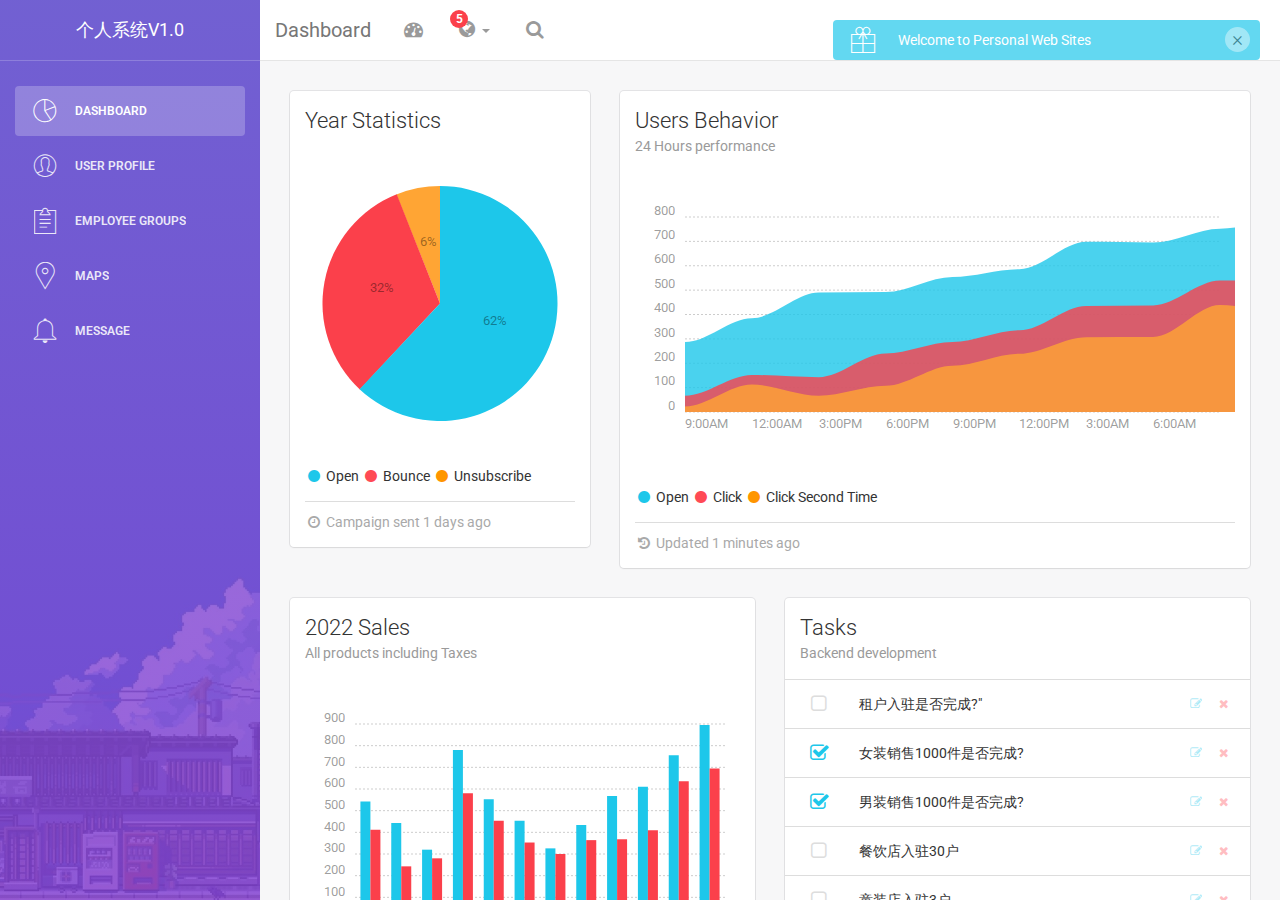
<file: sass/index.html>
<!doctype html>
<html lang="en">
<head>
	<meta charset="utf-8" />
	<link rel="icon" type="image/png" href="assets/img/favicon.ico">
	<meta http-equiv="X-UA-Compatible" content="IE=edge,chrome=1" />

	<title>Home</title>

	<meta content='width=device-width, initial-scale=1.0, maximum-scale=1.0, user-scalable=0' name='viewport' />
    <meta name="viewport" content="width=device-width" />


    <!-- 引导核心CSS文件     -->
    <link href="assets/css/bootstrap.min.css" rel="stylesheet" />

    <!-- 通知库   -->
    <link href="assets/css/animate.min.css" rel="stylesheet"/>

    <!--  引导核心css文件    -->
    <link href="assets/css/light-bootstrap-dashboard.css" rel="stylesheet"/>


    <!--  用于演示目的的CSS，不要在项目中包含它    -->
    <link href="assets/css/demo.css" rel="stylesheet" />


    <!--     字体和图标     -->
    <link href="http://maxcdn.bootstrapcdn.com/font-awesome/4.2.0/css/font-awesome.min.css" rel="stylesheet">
    <link href='http://fonts.googleapis.com/css?family=Roboto:400,700,300' rel='stylesheet' type='text/css'>
    <link href="assets/css/pe-icon-7-stroke.css" rel="stylesheet" />

</head>
<body>
<div class="wrapper">
    <div class="sidebar" data-color="purple" data-image="assets/img/1.jpeg">

    <!--

        Tip 1: you can change the color of the sidebar using: data-color="blue | azure | green | orange | red | purple"
        提示1:你可以使用data-color="blue azure | green orange | red | purple"来改变侧边栏的颜色。
        Tip 2: you can also add an image using data-image tag
        技巧2:还可以使用data-image标记添加图像
    -->

    	<div class="sidebar-wrapper">
            <div class="logo">
                <a href="#" class="simple-text">
                    个人系统V1.0
                </a>
            </div>

            <ul class="nav">
                <li class="active">
                    <a href="dashboard.html">
                        <i class="pe-7s-graph"></i>
                        <p>Dashboard</p>
                    </a>
                </li>
                <li>
                    <a href="user.html">
                        <i class="pe-7s-user"></i>
                        <p>User Profile</p>
                    </a>
                </li>
                <li>
                    <a href="table.html">
                        <i class="pe-7s-note2"></i>
                        <p>Employee Groups</p>
                    </a>
                </li>
                <li>
                    <a href="maps.html">
                        <i class="pe-7s-map-marker"></i>
                        <p>Maps</p>
                    </a>
                </li>
                <li>
                    <a href="notifications.html">
                        <i class="pe-7s-bell"></i>
                        <p>Message</p>
                    </a>
                </li>
            </ul>
    	</div>
    </div>

    <div class="main-panel">
        <nav class="navbar navbar-default navbar-fixed">
            <div class="container-fluid">
                <div class="navbar-header">
                    <button type="button" class="navbar-toggle" data-toggle="collapse" data-target="#navigation-example-2">
                        <span class="sr-only">Toggle navigation</span>
                        <span class="icon-bar"></span>
                        <span class="icon-bar"></span>
                        <span class="icon-bar"></span>
                    </button>
                    <a class="navbar-brand" href="#">Dashboard</a>
                </div>
                <div class="collapse navbar-collapse">
                    <ul class="nav navbar-nav navbar-left">
                        <li>
                            <a href="#" class="dropdown-toggle" data-toggle="dropdown">
                                <i class="fa fa-dashboard"></i>
                            </a>
                        </li>
                        <li class="dropdown">
                              <a href="#" class="dropdown-toggle" data-toggle="dropdown">
                                    <i class="fa fa-globe"></i>
                                    <b class="caret"></b>
                                    <span class="notification">5</span>
                              </a>
                              <ul class="dropdown-menu">
                                <li><a href="#">Notification 1</a></li>
                                <li><a href="#">Notification 2</a></li>
                                <li><a href="#">Notification 3</a></li>
                                <li><a href="#">Notification 4</a></li>
                                <li><a href="#">Another notification</a></li>
                              </ul>
                        </li>
                        <li>
                           <a href="">
                                <i class="fa fa-search"></i>
                            </a>
                        </li>
                    </ul>

                    <ul class="nav navbar-nav navbar-right">
                        <li>
                           <a href="">
                               Account
                            </a>
                        </li>
                        <li class="dropdown">
                              <a href="#" class="dropdown-toggle" data-toggle="dropdown">
                                    Dropdown
                                    <b class="caret"></b>
                              </a>
                              <ul class="dropdown-menu">
                                <li><a href="#">Action</a></li>
                                <li><a href="#">Another action</a></li>
                                <li><a href="#">Something</a></li>
                                <li><a href="#">Another action</a></li>
                                <li><a href="#">Something</a></li>
                                <li class="divider"></li>
                                <li><a href="#">Separated link</a></li>
                              </ul>
                        </li>
                        <li>
                            <a href="#">
                                Log out
                            </a>
                        </li>
                    </ul>
                </div>
            </div>
        </nav>


        <div class="content">
            <div class="container-fluid">
                <div class="row">
                    <div class="col-md-4">
                        <div class="card">
                            <div class="header">
                                <h4 class="title">Year Statistics</h4>
                                <!--p class="category">Last Campaign Performance</p-->
                            </div>
                            <div class="content">
                                <div id="chartPreferences" class="ct-chart ct-perfect-fourth"></div>

                                <div class="footer">
                                    <div class="legend">
                                        <i class="fa fa-circle text-info"></i> Open
                                        <i class="fa fa-circle text-danger"></i> Bounce
                                        <i class="fa fa-circle text-warning"></i> Unsubscribe
                                    </div>
                                    <hr>
                                    <div class="stats">
                                        <i class="fa fa-clock-o"></i> Campaign sent 1 days ago
                                    </div>
                                </div>
                            </div>
                        </div>
                    </div>

                    <div class="col-md-8">
                        <div class="card">
                            <div class="header">
                                <h4 class="title">Users Behavior</h4>
                                <p class="category">24 Hours performance</p>
                            </div>
                            <div class="content">
                                <div id="chartHours" class="ct-chart"></div>
                                <div class="footer">
                                    <div class="legend">
                                        <i class="fa fa-circle text-info"></i> Open
                                        <i class="fa fa-circle text-danger"></i> Click
                                        <i class="fa fa-circle text-warning"></i> Click Second Time
                                    </div>
                                    <hr>
                                    <div class="stats">
                                        <i class="fa fa-history"></i> Updated 1 minutes ago
                                    </div>
                                </div>
                            </div>
                        </div>
                    </div>
                </div>



                <div class="row">
                    <div class="col-md-6">
                        <div class="card ">
                            <div class="header">
                                <h4 class="title">2022 Sales</h4>
                                <p class="category">All products including Taxes</p>
                            </div>
                            <div class="content">
                                <div id="chartActivity" class="ct-chart"></div>

                                <div class="footer">
                                    <div class="legend">
                                        <i class="fa fa-circle text-info"></i> Tesla Model S
                                        <i class="fa fa-circle text-danger"></i> BMW 5 Series
                                    </div>
                                    <hr>
                                    <div class="stats">
                                        <i class="fa fa-check"></i> Data information certified
                                    </div>
                                </div>
                            </div>
                        </div>
                    </div>

                    <div class="col-md-6">
                        <div class="card ">
                            <div class="header">
                                <h4 class="title">Tasks</h4>
                                <p class="category">Backend development</p>
                            </div>
                            <div class="content">
                                <div class="table-full-width">
                                    <table class="table">
                                        <tbody>
                                            <tr>
                                                <td>
                                                    <label class="checkbox">
                                                        <input type="checkbox" value="" data-toggle="checkbox">
                                                    </label>
                                                </td>
                                                <td>租户入驻是否完成?"</td>
                                                <td class="td-actions text-right">
                                                    <button type="button" rel="tooltip" title="Edit Task" class="btn btn-info btn-simple btn-xs">
                                                        <i class="fa fa-edit"></i>
                                                    </button>
                                                    <button type="button" rel="tooltip" title="Remove" class="btn btn-danger btn-simple btn-xs">
                                                        <i class="fa fa-times"></i>
                                                    </button>
                                                </td>
                                            </tr>
                                            <tr>
                                                <td>
                                                    <label class="checkbox">
                                                        <input type="checkbox" value="" data-toggle="checkbox" checked="">
                                                    </label>
                                                </td>
                                                <td>女装销售1000件是否完成?</td>
                                                <td class="td-actions text-right">
                                                    <button type="button" rel="tooltip" title="Edit Task" class="btn btn-info btn-simple btn-xs">
                                                        <i class="fa fa-edit"></i>
                                                    </button>
                                                    <button type="button" rel="tooltip" title="Remove" class="btn btn-danger btn-simple btn-xs">
                                                        <i class="fa fa-times"></i>
                                                    </button>
                                                </td>
                                            </tr>
                                            <tr>
                                                <td>
                                                    <label class="checkbox">
                                                        <input type="checkbox" value="" data-toggle="checkbox" checked="">
                                                    </label>
                                                </td>
                                                <td>男装销售1000件是否完成?</td>
                                                <td class="td-actions text-right">
                                                    <button type="button" rel="tooltip" title="Edit Task" class="btn btn-info btn-simple btn-xs">
                                                        <i class="fa fa-edit"></i>
                                                    </button>
                                                    <button type="button" rel="tooltip" title="Remove" class="btn btn-danger btn-simple btn-xs">
                                                        <i class="fa fa-times"></i>
                                                    </button>
                                                </td>
                                            </tr>
                                            <tr>
                                                <td>
                                                    <label class="checkbox">
                                                        <input type="checkbox" value="" data-toggle="checkbox">
                                                    </label>
                                                </td>
                                                <td>餐饮店入驻30户</td>
                                                <td class="td-actions text-right">
                                                    <button type="button" rel="tooltip" title="Edit Task" class="btn btn-info btn-simple btn-xs">
                                                        <i class="fa fa-edit"></i>
                                                    </button>
                                                    <button type="button" rel="tooltip" title="Remove" class="btn btn-danger btn-simple btn-xs">
                                                        <i class="fa fa-times"></i>
                                                    </button>
                                                </td>
                                            </tr>
                                            <tr>
                                                <td>
                                                    <label class="checkbox">
                                                        <input type="checkbox" value="" data-toggle="checkbox">
                                                    </label>
                                                </td>
                                                <td>童装店入驻3户</td>
                                                <td class="td-actions text-right">
                                                    <button type="button" rel="tooltip" title="Edit Task" class="btn btn-info btn-simple btn-xs">
                                                        <i class="fa fa-edit"></i>
                                                    </button>
                                                    <button type="button" rel="tooltip" title="Remove" class="btn btn-danger btn-simple btn-xs">
                                                        <i class="fa fa-times"></i>
                                                    </button>
                                                </td>
                                            </tr>
                                            <tr>
                                                <td>
                                                    <label class="checkbox">
                                                        <input type="checkbox" value="" data-toggle="checkbox">
                                                    </label>
                                                </td>
                                                <td>成交量太低,无法满足公司日常运营</td>
                                                <td class="td-actions text-right">
                                                    <button type="button" rel="tooltip" title="Edit Task" class="btn btn-info btn-simple btn-xs">
                                                        <i class="fa fa-edit"></i>
                                                    </button>
                                                    <button type="button" rel="tooltip" title="Remove" class="btn btn-danger btn-simple btn-xs">
                                                        <i class="fa fa-times"></i>
                                                    </button>
                                                </td>
                                            </tr>
                                        </tbody>
                                    </table>
                                </div>

                                <div class="footer">
                                    <hr>
                                    <div class="stats">
                                        <i class="fa fa-history"></i> Updated 1 minutes ago
                                    </div>
                                </div>
                            </div>
                        </div>
                    </div>
                </div>
            </div>
        </div>


        <footer class="footer">
            <div class="container-fluid">
                <nav class="pull-left">
                    <ul>
                        <li>
                            <a href="#">
                                Home
                            </a>
                        </li>
                        <li>
                            <a href="#">
                                Company
                            </a>
                        </li>
                        <li>
                            <a href="#">
                                Portfolio
                            </a>
                        </li>
                        <li>
                            <a href="#">
                               Blog
                            </a>
                        </li>
                    </ul>
                </nav>
                <p class="copyright pull-right">
                    Copyright &copy; 2022.Company name All rights reserved
                </p>
            </div>
        </footer>

    </div>
</div>


</body>

    <!--   核心js文件   -->
    <script src="assets/js/jquery-1.10.2.js" type="text/javascript"></script>
	<script src="assets/js/bootstrap.min.js" type="text/javascript"></script>

	<!--  复选框 -->
	<script src="assets/js/bootstrap-checkbox-radio-switch.js"></script>

	<!--  图标插件 -->
	<script src="assets/js/chartist.min.js"></script>

    <!--  Notifications Plugin    -->
    <script src="assets/js/bootstrap-notify.js"></script>

    <!--  谷歌地图插件    -->
    <!---<script type="text/javascript" src="https://maps.googleapis.com/maps/api/js?sensor=false"></script>--->

    <!-- 用于演示目的的轻量级引导表核心javascript和方法 -->
	<script src="assets/js/light-bootstrap-dashboard.js"></script>

	<!-- Light Bootstrap Table DEMO方法，不要在项目中包含它! -->
	<script src="assets/js/demo.js"></script>

	<script type="text/javascript">
    	$(document).ready(function(){

        	demo.initChartist();

        	$.notify({
            	icon: 'pe-7s-gift',
            	message: "Welcome to Personal Web Sites"

            },{
                type: 'info',
                timer: 4000
            });

    	});
	</script>

</html>
</file>
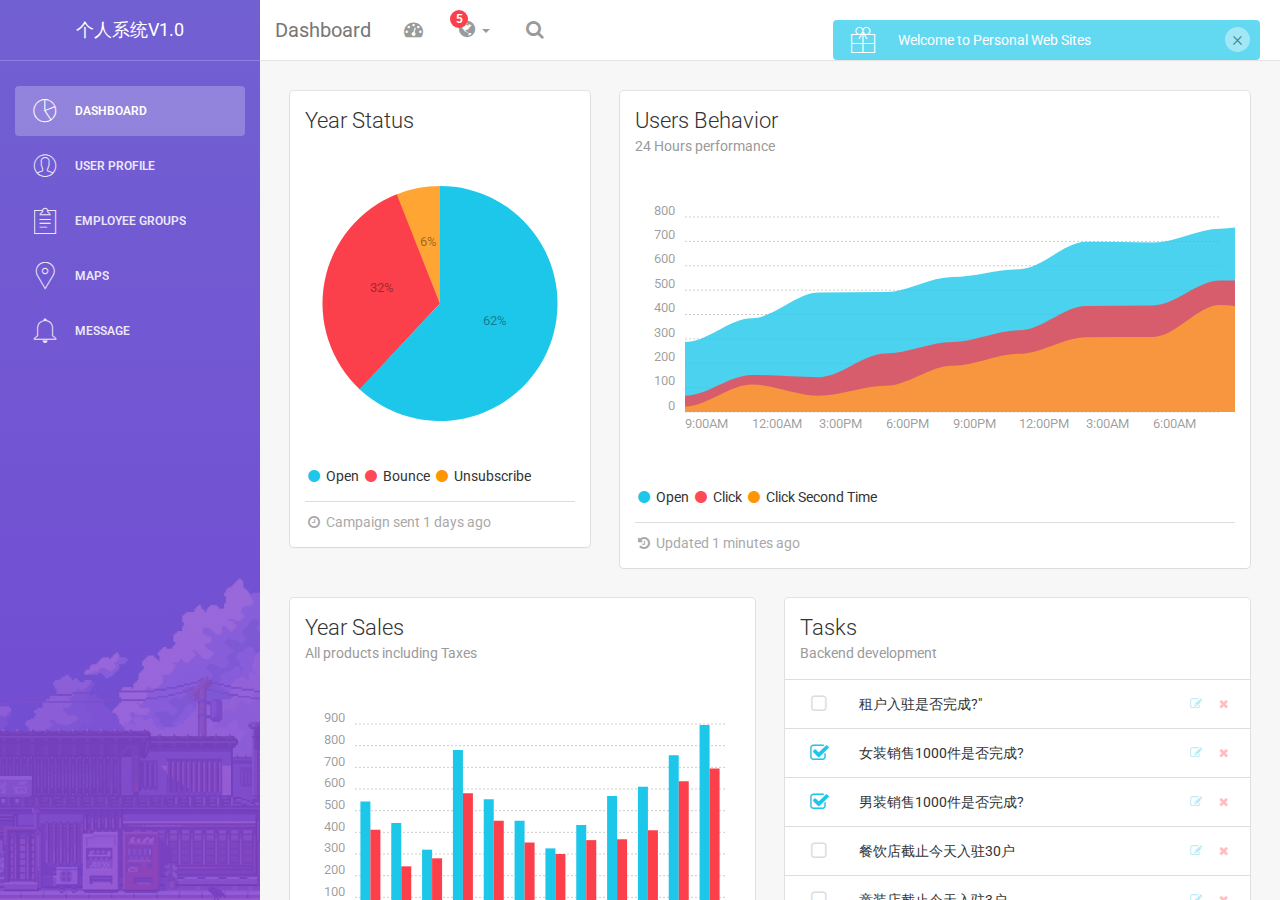
<file: sass/dashboard.html>
<!doctype html>
<html lang="en">
<head>
	<meta charset="utf-8" />
	<link rel="icon" type="image/png" href="assets/img/favicon.ico">
	<meta http-equiv="X-UA-Compatible" content="IE=edge,chrome=1" />

	<title></title>

	<meta content='width=device-width, initial-scale=1.0, maximum-scale=1.0, user-scalable=0' name='viewport' />
    <meta name="viewport" content="width=device-width" />


    <!-- 引导核心CSS     -->
    <link href="assets/css/bootstrap.min.css" rel="stylesheet" />

    <!-- 通知的动画库   -->
    <link href="assets/css/animate.min.css" rel="stylesheet"/>

    <!-- 轻引导表核心CSS   -->
    <link href="assets/css/light-bootstrap-dashboard.css" rel="stylesheet"/>


    <!--  用于演示目的的CSS，不要在项目中包含它    -->
    <link href="assets/css/demo.css" rel="stylesheet" />


    <!--     字体和图标     -->
    <link href="http://maxcdn.bootstrapcdn.com/font-awesome/4.2.0/css/font-awesome.min.css" rel="stylesheet">
    <link href='http://fonts.googleapis.com/css?family=Roboto:400,700,300' rel='stylesheet' type='text/css'>
    <link href="assets/css/pe-icon-7-stroke.css" rel="stylesheet" />

</head>
<body>

<div class="wrapper">
    <div class="sidebar" data-color="purple" data-image="assets/img/1.jpeg">

    <!--

        Tip 1: you can change the color of the sidebar using: data-color="blue | azure | green | orange | red | purple"
        提示1:你可以使用data-color="blue azure | green orange | red | purple"来改变侧边栏的颜色。
        Tip 2: you can also add an image using data-image tag
        技巧2:还可以使用data-image标记添加图像
    -->

    	<div class="sidebar-wrapper">
            <div class="logo">
                <a href="#" class="simple-text">
                    个人系统V1.0
                </a>
            </div>

            <ul class="nav">
                <li class="active">
                    <a href="dashboard.html">
                        <i class="pe-7s-graph"></i>
                        <p>Dashboard</p>
                    </a>
                </li>
                <li>
                    <a href="user.html">
                        <i class="pe-7s-user"></i>
                        <p>User Profile</p>
                    </a>
                </li>
                <li>
                    <a href="employee group.html">
                        <i class="pe-7s-note2"></i>
                        <p>Employee Groups</p>
                    </a>
                </li>
                <li>
                    <a href="maps.html">
                        <i class="pe-7s-map-marker"></i>
                        <p>Maps</p>
                    </a>
                </li>
                <li>
                    <a href="message.html">
                        <i class="pe-7s-bell"></i>
                        <p>message</p>
                    </a>
                </li>
            </ul>
    	</div>
    </div>

    <div class="main-panel">
        <nav class="navbar navbar-default navbar-fixed">
            <div class="container-fluid">
                <div class="navbar-header">
                    <button type="button" class="navbar-toggle" data-toggle="collapse" data-target="#navigation-example-2">
                        <span class="sr-only">Toggle navigation</span>
                        <span class="icon-bar"></span>
                        <span class="icon-bar"></span>
                        <span class="icon-bar"></span>
                    </button>
                    <a class="navbar-brand" href="#">Dashboard</a>
                </div>
                <div class="collapse navbar-collapse">
                    <ul class="nav navbar-nav navbar-left">
                        <li>
                            <a href="#" class="dropdown-toggle" data-toggle="dropdown">
                                <i class="fa fa-dashboard"></i>
                            </a>
                        </li>
                        <li class="dropdown">
                              <a href="#" class="dropdown-toggle" data-toggle="dropdown">
                                    <i class="fa fa-globe"></i>
                                    <b class="caret"></b>
                                    <span class="notification">5</span>
                              </a>
                              <ul class="dropdown-menu">
                                <li><a href="#">Notification 1</a></li>
                                <li><a href="#">Notification 2</a></li>
                                <li><a href="#">Notification 3</a></li>
                                <li><a href="#">Notification 4</a></li>
                                <li><a href="#">Another notification</a></li>
                              </ul>
                        </li>
                        <li>
                           <a href="">
                                <i class="fa fa-search"></i>
                            </a>
                        </li>
                    </ul>

                    <ul class="nav navbar-nav navbar-right">
                        <li>
                           <a href="">
                               Account
                            </a>
                        </li>
                        <li class="dropdown">
                              <a href="#" class="dropdown-toggle" data-toggle="dropdown">
                                    Dropdown
                                    <b class="caret"></b>
                              </a>
                              <ul class="dropdown-menu">
                                <li><a href="#">Action</a></li>
                                <li><a href="#">Another action</a></li>
                                <li><a href="#">Something</a></li>
                                <li><a href="#">Another action</a></li>
                                <li><a href="#">Something</a></li>
                                <li class="divider"></li>
                                <li><a href="#">Separated link</a></li>
                              </ul>
                        </li>
                        <li>
                            <a href="#">
                                Log out
                            </a>
                        </li>
                    </ul>
                </div>
            </div>
        </nav>


        <div class="content">
            <div class="container-fluid">
                <div class="row">
                    <div class="col-md-4">
                        <div class="card">
                            <div class="header">
                                <h4 class="title">Year Status</h4>
                            </div>
                            <div class="content">
                                <div id="chartPreferences" class="ct-chart ct-perfect-fourth"></div>

                                <div class="footer">
                                    <div class="legend">
                                        <i class="fa fa-circle text-info"></i> Open
                                        <i class="fa fa-circle text-danger"></i> Bounce
                                        <i class="fa fa-circle text-warning"></i> Unsubscribe
                                    </div>
                                    <hr>
                                    <div class="stats">
                                        <i class="fa fa-clock-o"></i> Campaign sent 1 days ago
                                    </div>
                                </div>
                            </div>
                        </div>
                    </div>

                    <div class="col-md-8">
                        <div class="card">
                            <div class="header">
                                <h4 class="title">Users Behavior</h4>
                                <p class="category">24 Hours performance</p>
                            </div>
                            <div class="content">
                                <div id="chartHours" class="ct-chart"></div>
                                <div class="footer">
                                    <div class="legend">
                                        <i class="fa fa-circle text-info"></i> Open
                                        <i class="fa fa-circle text-danger"></i> Click
                                        <i class="fa fa-circle text-warning"></i> Click Second Time
                                    </div>
                                    <hr>
                                    <div class="stats">
                                        <i class="fa fa-history"></i> Updated 1 minutes ago
                                    </div>
                                </div>
                            </div>
                        </div>
                    </div>
                </div>



                <div class="row">
                    <div class="col-md-6">
                        <div class="card ">
                            <div class="header">
                                <h4 class="title">Year Sales</h4>
                                <p class="category">All products including Taxes</p>
                            </div>
                            <div class="content">
                                <div id="chartActivity" class="ct-chart"></div>

                                <div class="footer">
                                    <div class="legend">
                                        <i class="fa fa-circle text-info"></i> 纯收入
                                        <i class="fa fa-circle text-danger"></i> 净收入
                                    </div>
                                    <hr>
                                    <div class="stats">
                                        <i class="fa fa-check"></i> Data information certified
                                    </div>
                                </div>
                            </div>
                        </div>
                    </div>

                    <div class="col-md-6">
                        <div class="card ">
                            <div class="header">
                                <h4 class="title">Tasks</h4>
                                <p class="category">Backend development</p>
                            </div>
                            <div class="content">
                                <div class="table-full-width">
                                    <table class="table">
                                        <tbody>
                                            <tr>
                                                <td>
                                                    <label class="checkbox">
                                                        <input type="checkbox" value="" data-toggle="checkbox">
                                                    </label>
                                                </td>
                                                <td>租户入驻是否完成?"</td>
                                                <td class="td-actions text-right">
                                                    <button type="button" rel="tooltip" title="Edit Task" class="btn btn-info btn-simple btn-xs">
                                                        <i class="fa fa-edit"></i>
                                                    </button>
                                                    <button type="button" rel="tooltip" title="Remove" class="btn btn-danger btn-simple btn-xs">
                                                        <i class="fa fa-times"></i>
                                                    </button>
                                                </td>
                                            </tr>
                                            <tr>
                                                <td>
                                                    <label class="checkbox">
                                                        <input type="checkbox" value="" data-toggle="checkbox" checked="">
                                                    </label>
                                                </td>
                                                <td>女装销售1000件是否完成?</td>
                                                <td class="td-actions text-right">
                                                    <button type="button" rel="tooltip" title="Edit Task" class="btn btn-info btn-simple btn-xs">
                                                        <i class="fa fa-edit"></i>
                                                    </button>
                                                    <button type="button" rel="tooltip" title="Remove" class="btn btn-danger btn-simple btn-xs">
                                                        <i class="fa fa-times"></i>
                                                    </button>
                                                </td>
                                            </tr>
                                            <tr>
                                                <td>
                                                    <label class="checkbox">
                                                        <input type="checkbox" value="" data-toggle="checkbox" checked="">
                                                    </label>
                                                </td>
                                                <td>男装销售1000件是否完成?</td>
                                                <td class="td-actions text-right">
                                                    <button type="button" rel="tooltip" title="Edit Task" class="btn btn-info btn-simple btn-xs">
                                                        <i class="fa fa-edit"></i>
                                                    </button>
                                                    <button type="button" rel="tooltip" title="Remove" class="btn btn-danger btn-simple btn-xs">
                                                        <i class="fa fa-times"></i>
                                                    </button>
                                                </td>
                                            </tr>
                                            <tr>
                                                <td>
                                                    <label class="checkbox">
                                                        <input type="checkbox" value="" data-toggle="checkbox">
                                                    </label>
                                                </td>
                                                <td>餐饮店截止今天入驻30户</td>
                                                <td class="td-actions text-right">
                                                    <button type="button" rel="tooltip" title="Edit Task" class="btn btn-info btn-simple btn-xs">
                                                        <i class="fa fa-edit"></i>
                                                    </button>
                                                    <button type="button" rel="tooltip" title="Remove" class="btn btn-danger btn-simple btn-xs">
                                                        <i class="fa fa-times"></i>
                                                    </button>
                                                </td>
                                            </tr>
                                            <tr>
                                                <td>
                                                    <label class="checkbox">
                                                        <input type="checkbox" value="" data-toggle="checkbox">
                                                    </label>
                                                </td>
                                                <td>童装店截止今天入驻3户</td>
                                                <td class="td-actions text-right">
                                                    <button type="button" rel="tooltip" title="Edit Task" class="btn btn-info btn-simple btn-xs">
                                                        <i class="fa fa-edit"></i>
                                                    </button>
                                                    <button type="button" rel="tooltip" title="Remove" class="btn btn-danger btn-simple btn-xs">
                                                        <i class="fa fa-times"></i>
                                                    </button>
                                                </td>
                                            </tr>
                                            <tr>
                                                <td>
                                                    <label class="checkbox">
                                                        <input type="checkbox" value="" data-toggle="checkbox">
                                                    </label>
                                                </td>
                                                <td>成交量太低,无法满足公司日常运营</td>
                                                <td class="td-actions text-right">
                                                    <button type="button" rel="tooltip" title="Edit Task" class="btn btn-info btn-simple btn-xs">
                                                        <i class="fa fa-edit"></i>
                                                    </button>
                                                    <button type="button" rel="tooltip" title="Remove" class="btn btn-danger btn-simple btn-xs">
                                                        <i class="fa fa-times"></i>
                                                    </button>
                                                </td>
                                            </tr>
                                        </tbody>
                                    </table>
                                </div>

                                <div class="footer">
                                    <hr>
                                    <div class="stats">
                                        <i class="fa fa-history"></i> Updated 3 minutes ago
                                    </div>
                                </div>
                            </div>
                        </div>
                    </div>
                </div>
            </div>
        </div>


        <footer class="footer">
            <div class="container-fluid">
                <nav class="pull-left">
                    <ul>
                        <li>
                            <a href="#">
                                Home
                            </a>
                        </li>
                        <li>
                            <a href="#">
                                Company
                            </a>
                        </li>
                        <li>
                            <a href="#">
                                Portfolio
                            </a>
                        </li>
                        <li>
                            <a href="#">
                               Blog
                            </a>
                        </li>
                    </ul>
                </nav>
                <p class="copyright pull-right">
                    Copyright &copy; 2022.Company name All rights reserved
                </p>
            </div>
        </footer>

    </div>
</div>


</body>

    <!--   核心Js文件  -->
    <script src="assets/js/jquery-1.10.2.js" type="text/javascript"></script>
	<script src="assets/js/bootstrap.min.js" type="text/javascript"></script>

	<!--  复选框，收音机和开关插件 -->
	<script src="assets/js/bootstrap-checkbox-radio-switch.js"></script>

	<!-- 图表插件 -->
	<script src="assets/js/chartist.min.js"></script>

    <!--  通知插件    -->
    <script src="assets/js/bootstrap-notify.js"></script>

    <!--  谷歌地图加载插件  -->
    <!---<script type="text/javascript" src="https://maps.googleapis.com/maps/api/js?sensor=false"></script>--->
    <!--  JavaScript方法  -->
    <!-- 用于演示目的的核心javascript和方法 -->
	<script src="assets/js/light-bootstrap-dashboard.js"></script>

	<!-- Light Bootstrap Table DEMO方法，不要在你的项目中包含它!-->
	<script src="assets/js/demo.js"></script>

	<script type="text/javascript">
    	$(document).ready(function(){

        	demo.initChartist();

        	$.notify({
            	icon: 'pe-7s-gift',
            	message: "Welcome to Personal Web Sites"

            },{
                type: 'info',
                timer: 4000
            });

    	});
	</script>

</html>
</file>
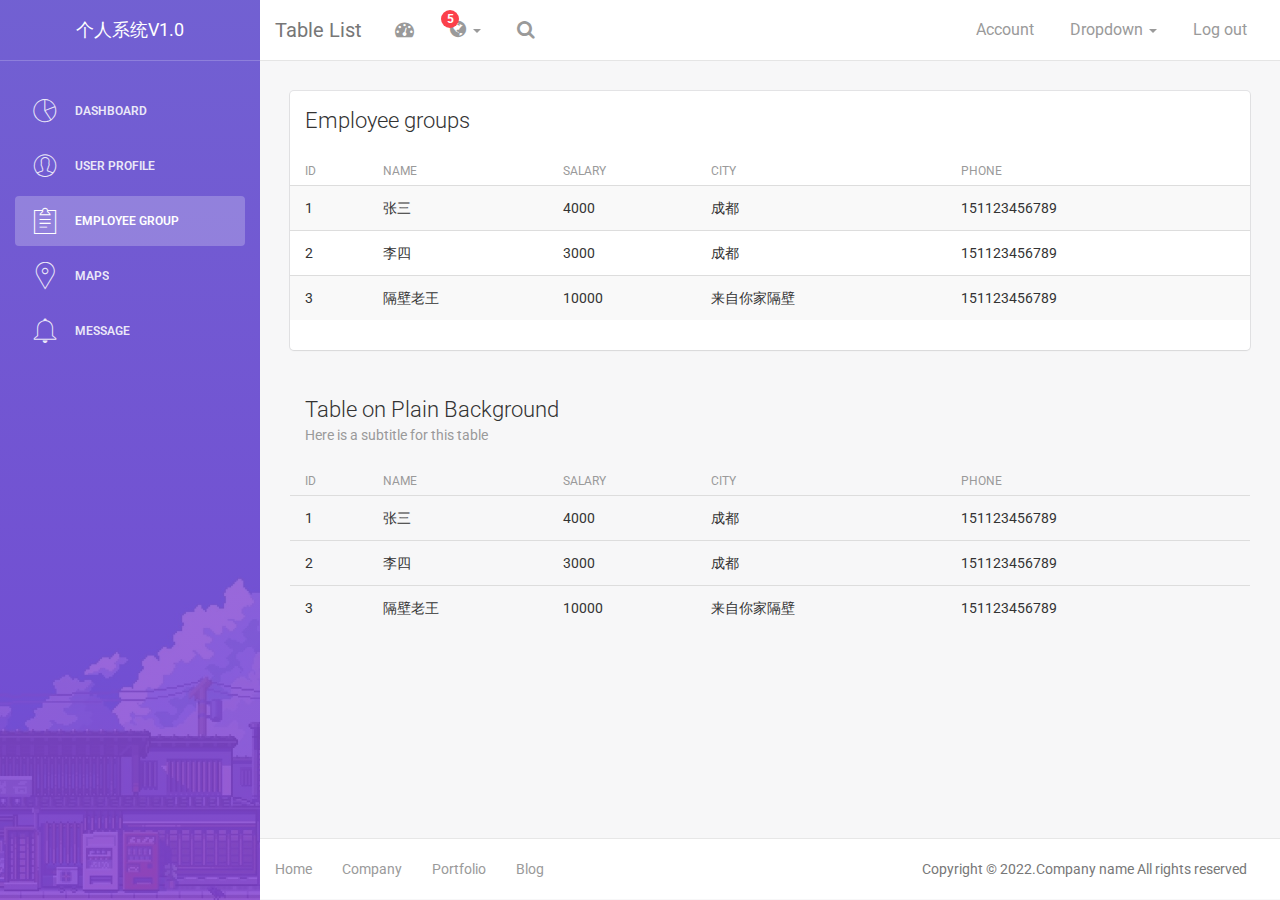
<file: sass/employee group.html>
<!doctype html>
<html lang="en">
<head>
	<meta charset="utf-8" />
	<link rel="icon" type="image/png" href="assets/img/favicon.ico">
	<meta http-equiv="X-UA-Compatible" content="IE=edge,chrome=1" />

	<title></title>

	<meta content='width=device-width, initial-scale=1.0, maximum-scale=1.0, user-scalable=0' name='viewport' />
    <meta name="viewport" content="width=device-width" />


    <!-- 引导核心css     -->
    <link href="assets/css/bootstrap.min.css" rel="stylesheet" />

    <!-- 通知库  -->
    <link href="assets/css/animate.min.css" rel="stylesheet"/>

    <!--  引导核心css文件    -->
    <link href="assets/css/light-bootstrap-dashboard.css" rel="stylesheet"/>


    <!--   用于演示目的的CSS，不要在你的项目中包含它     -->
    <link href="assets/css/demo.css" rel="stylesheet" />


    <!--     字体和图标     -->
    <link href="http://maxcdn.bootstrapcdn.com/font-awesome/4.2.0/css/font-awesome.min.css" rel="stylesheet">
    <link href='http://fonts.googleapis.com/css?family=Roboto:400,700,300' rel='stylesheet' type='text/css'>
    <link href="assets/css/pe-icon-7-stroke.css" rel="stylesheet" />
</head>
<body>

<div class="wrapper">
    <div class="sidebar" data-color="purple" data-image="assets/img/1.jpeg">
    <!--   您可以使用data-color="blue "来更改侧边栏的颜色azure |绿色橙色红色|紫色"  -->
    <!--   you can change the color of the sidebar using: data-color="blue | azure | green | orange | red | purple" -->


    	<div class="sidebar-wrapper">
            <div class="logo">
                <a href="#" class="simple-text">
                    个人系统V1.0
                </a>
            </div>

            <ul class="nav">
                <li>
                    <a href="dashboard.html">
                        <i class="pe-7s-graph"></i>
                        <p>Dashboard</p>
                    </a>
                </li>
                <li>
                    <a href="user.html">
                        <i class="pe-7s-user"></i>
                        <p>User Profile</p>
                    </a>
                </li>
                <li class="active">
                    <a href="employee group.html">
                        <i class="pe-7s-note2"></i>
                        <p>Employee Group</p>
                    </a>
                </li>
                <li>
                    <a href="maps.html">
                        <i class="pe-7s-map-marker"></i>
                        <p>Maps</p>
                    </a>
                </li>
                <li>
                    <a href="message.html">
                        <i class="pe-7s-bell"></i>
                        <p>Message</p>
                    </a>
                </li>
            </ul>
    	</div>
    </div>

    <div class="main-panel">
        <nav class="navbar navbar-default navbar-fixed">
            <div class="container-fluid">
                <div class="navbar-header">
                    <button type="button" class="navbar-toggle" data-toggle="collapse" data-target="#navigation-example-2">
                        <span class="sr-only">Toggle navigation</span>
                        <span class="icon-bar"></span>
                        <span class="icon-bar"></span>
                        <span class="icon-bar"></span>
                    </button>
                    <a class="navbar-brand" href="#">Table List</a>
                </div>
                <div class="collapse navbar-collapse">
                    <ul class="nav navbar-nav navbar-left">
                        <li>
                            <a href="#" class="dropdown-toggle" data-toggle="dropdown">
                                <i class="fa fa-dashboard"></i>
                            </a>
                        </li>
                        <li class="dropdown">
                              <a href="#" class="dropdown-toggle" data-toggle="dropdown">
                                    <i class="fa fa-globe"></i>
                                    <b class="caret"></b>
                                    <span class="notification">5</span>
                              </a>
                              <ul class="dropdown-menu">
                                <li><a href="#">Notification 1</a></li>
                                <li><a href="#">Notification 2</a></li>
                                <li><a href="#">Notification 3</a></li>
                                <li><a href="#">Notification 4</a></li>
                                <li><a href="#">Another notification</a></li>
                              </ul>
                        </li>
                        <li>
                           <a href="">
                                <i class="fa fa-search"></i>
                            </a>
                        </li>
                    </ul>

                    <ul class="nav navbar-nav navbar-right">
                        <li>
                           <a href="">
                               Account
                            </a>
                        </li>
                        <li class="dropdown">
                              <a href="#" class="dropdown-toggle" data-toggle="dropdown">
                                    Dropdown
                                    <b class="caret"></b>
                              </a>
                              <ul class="dropdown-menu">
                                <li><a href="#">Action</a></li>
                                <li><a href="#">Another action</a></li>
                                <li><a href="#">Something</a></li>
                                <li><a href="#">Another action</a></li>
                                <li><a href="#">Something</a></li>
                                <li class="divider"></li>
                                <li><a href="#">Separated link</a></li>
                              </ul>
                        </li>
                        <li>
                            <a href="#">
                                Log out
                            </a>
                        </li>
                    </ul>
                </div>
            </div>
        </nav>


        <div class="content">
            <div class="container-fluid">
                <div class="row">
                    <div class="col-md-12">
                        <div class="card">
                            <div class="header">
                                <h4 class="title">Employee groups</h4>
                            </div>
                            <div class="content table-responsive table-full-width">
                                <table class="table table-hover table-striped">
                                    <thead>
                                        <th>ID</th>
                                    	<th>Name</th>
                                    	<th>Salary</th>
                                    	<th>City</th>
                                        <th>phone</th>
                                    </thead>
                                    <tbody>
                                        <tr>
                                        	<td>1</td>
                                        	<td>张三</td>
                                        	<td>4000</td>
                                        	<td>成都</td>
                                            <td>151123456789</td>
                                        </tr>
                                        <tr>
                                        	<td>2</td>
                                        	<td>李四</td>
                                        	<td>3000</td>
                                        	<td>成都</td>
                                            <td>151123456789</td>
                                        </tr>
                                        <tr>
                                        	<td>3</td>
                                        	<td>隔壁老王</td>
                                        	<td>10000</td>
                                        	<td>来自你家隔壁</td>
                                            <td>151123456789</td>
                                        </tr>
                                    </tbody>
                                </table>

                            </div>
                        </div>
                    </div>


                    <div class="col-md-12">
                        <div class="card card-plain">
                            <div class="header">
                                <h4 class="title">Table on Plain Background</h4>
                                <p class="category">Here is a subtitle for this table</p>
                            </div>
                            <div class="content table-responsive table-full-width">
                                <table class="table table-hover">
                                    <thead>
                                        <th>ID</th>
                                    	<th>Name</th>
                                    	<th>Salary</th>
                                    	<th>City</th>
                                        <th>phone</th>
                                    </thead>
                                    <tbody>
                                        <tr>
                                        	<td>1</td>
                                        	<td>张三</td>
                                        	<td>4000</td>
                                        	<td>成都</td>
                                            <td>151123456789</td>
                                        </tr>
                                        <tr>
                                        	<td>2</td>
                                        	<td>李四</td>
                                        	<td>3000</td>
                                        	<td>成都</td>
                                            <td>151123456789</td>
                                        </tr>
                                        <tr>
                                        	<td>3</td>
                                        	<td>隔壁老王</td>
                                        	<td>10000</td>
                                        	<td>来自你家隔壁</td>
                                            <td>151123456789</td>
                                        </tr>
                                    </tbody>
                                </table>

                            </div>
                        </div>
                    </div>
                </div>
            </div>
        </div>

        <footer class="footer">
            <div class="container-fluid">
                <nav class="pull-left">
                    <ul>
                        <li>
                            <a href="#">
                                Home
                            </a>
                        </li>
                        <li>
                            <a href="#">
                                Company
                            </a>
                        </li>
                        <li>
                            <a href="#">
                                Portfolio
                            </a>
                        </li>
                        <li>
                            <a href="#">
                               Blog
                            </a>
                        </li>
                    </ul>
                </nav>
                <p class="copyright pull-right">
                    Copyright &copy; 2022.Company name All rights reserved
                </p>
            </div>
        </footer>


    </div>
</div>


</body>

    <!--   核心js文件   -->
    <script src="assets/js/jquery-1.10.2.js" type="text/javascript"></script>
	<script src="assets/js/bootstrap.min.js" type="text/javascript"></script>

	<!--  复选框插件 -->
	<script src="assets/js/bootstrap-checkbox-radio-switch.js"></script>

	<!--  图表插件 -->
	<script src="assets/js/chartist.min.js"></script>

    <!--  通知插件   -->
    <script src="assets/js/bootstrap-notify.js"></script>

    <!--  谷歌地图插件  -->
    <!---<script type="text/javascript" src="https://maps.googleapis.com/maps/api/js?sensor=false"></script>--->

    <!-- 用于演示目的的轻量级引导表核心javascript和方法 -->
	<script src="assets/js/light-bootstrap-dashboard.js"></script>

	<!-- Light Bootstrap Table DEMO方法，不要在项目中包含它! -->
	<script src="assets/js/demo.js"></script>


</html>
</file>
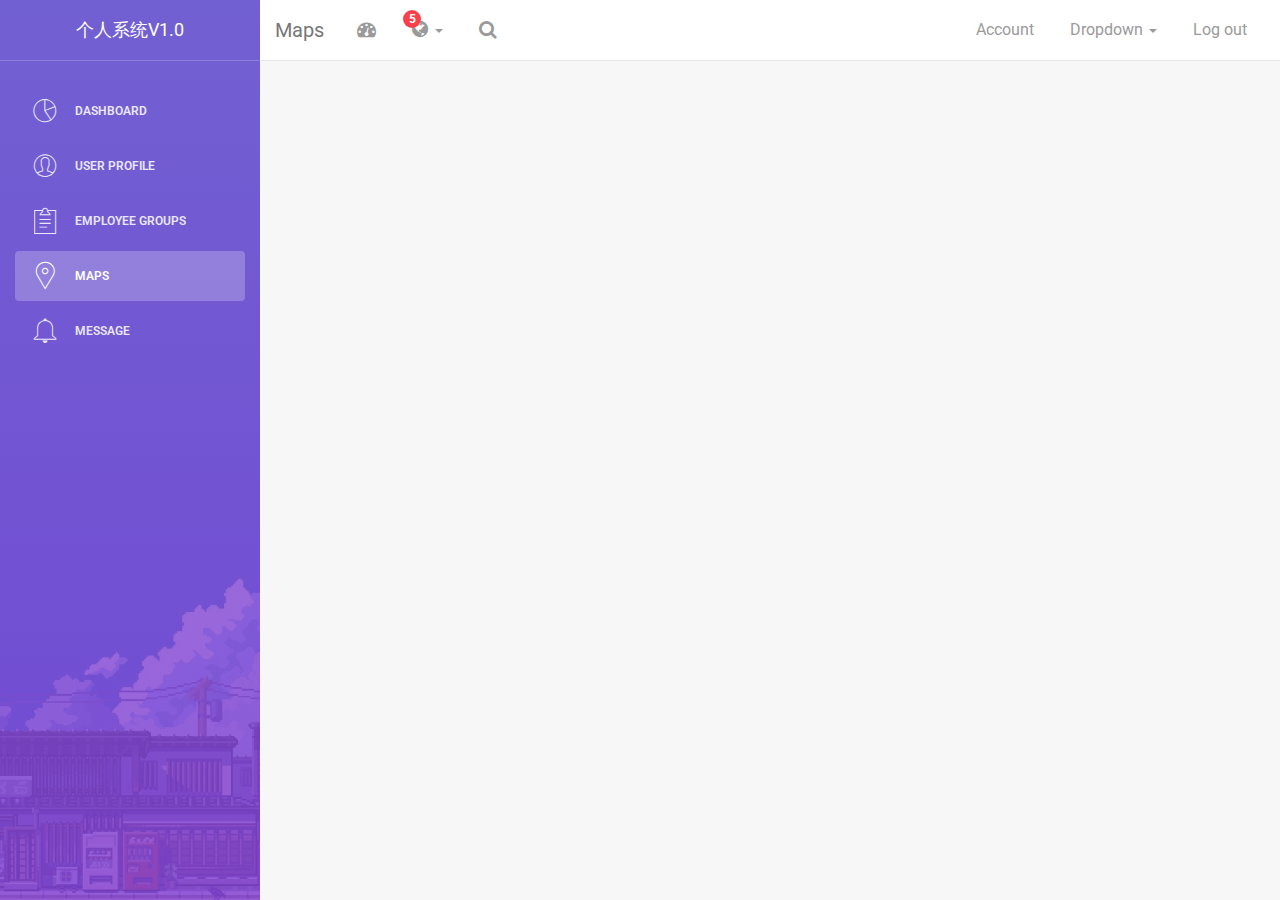
<file: sass/maps.html>
<!doctype html>
<html lang="en">
<head>
	<meta charset="utf-8" />
	<link rel="icon" type="image/png" href="assets/img/favicon.ico">
	<meta http-equiv="X-UA-Compatible" content="IE=edge,chrome=1" />

	<title></title>

	<meta content='width=device-width, initial-scale=1.0, maximum-scale=1.0, user-scalable=0' name='viewport' />
    <meta name="viewport" content="width=device-width" />


    <!-- 引导核心CSS    -->
    <link href="assets/css/bootstrap.min.css" rel="stylesheet" />

    <!-- 通知的动画库   -->
    <link href="assets/css/animate.min.css" rel="stylesheet"/>

    <!--  轻引导表核心CSS    -->
    <link href="assets/css/light-bootstrap-dashboard.css" rel="stylesheet"/>


    <!--  用于演示目的的CSS，不要在项目中包含它     -->
    <link href="assets/css/demo.css" rel="stylesheet" />


    <!--     字体和图标     -->
    <link href="http://maxcdn.bootstrapcdn.com/font-awesome/4.2.0/css/font-awesome.min.css" rel="stylesheet">
    <link href='http://fonts.googleapis.com/css?family=Roboto:400,700,300' rel='stylesheet' type='text/css'>
    <link href="assets/css/pe-icon-7-stroke.css" rel="stylesheet" />

</head>
<body>

<div class="wrapper">
    <div class="sidebar" data-color="purple" data-image="assets/img/1.jpeg">

    <!--   you can change the color of the sidebar using: data-color="blue | azure | green | orange | red | purple" -->
    <!--  您可以使用data-color="blue | azure | green | orange | red | purple"来更改侧边栏的颜色。  -->


    	<div class="sidebar-wrapper">
            <div class="logo">
                <a href="#" class="simple-text">
                    个人系统V1.0
                </a>
            </div>

            <ul class="nav">
                <li>
                    <a href="dashboard.html">
                        <i class="pe-7s-graph"></i>
                        <p>Dashboard</p>
                    </a>
                </li>
                <li>
                    <a href="user.html">
                        <i class="pe-7s-user"></i>
                        <p>User Profile</p>
                    </a>
                </li>
                <li>
                    <a href="employee group.html">
                        <i class="pe-7s-note2"></i>
                        <p>Employee Groups</p>
                    </a>
                </li>
                <li class="active">
                    <a href="maps.html">
                        <i class="pe-7s-map-marker"></i>
                        <p>Maps</p>
                    </a>
                </li>
                <li>
                    <a href="message.html">
                        <i class="pe-7s-bell"></i>
                        <p>message</p>
                    </a>
                </li>
            </ul>
    	</div>
    </div>

    <div class="main-panel">
        <nav class="navbar navbar-default navbar-fixed">
            <div class="container-fluid">
                <div class="navbar-header">
                    <button type="button" class="navbar-toggle" data-toggle="collapse" data-target="#navigation-example-2">
                        <span class="sr-only">Toggle navigation</span>
                        <span class="icon-bar"></span>
                        <span class="icon-bar"></span>
                        <span class="icon-bar"></span>
                    </button>
                    <a class="navbar-brand" href="#">Maps</a>
                </div>
                <div class="collapse navbar-collapse">
                    <ul class="nav navbar-nav navbar-left">
                        <li>
                            <a href="#" class="dropdown-toggle" data-toggle="dropdown">
                                <i class="fa fa-dashboard"></i>
                            </a>
                        </li>
                       <li class="dropdown">
                              <a href="#" class="dropdown-toggle" data-toggle="dropdown">
                                    <i class="fa fa-globe"></i>
                                    <b class="caret"></b>
                                    <span class="notification">5</span>
                              </a>
                              <ul class="dropdown-menu">
                                <li><a href="#">Notification 1</a></li>
                                <li><a href="#">Notification 2</a></li>
                                <li><a href="#">Notification 3</a></li>
                                <li><a href="#">Notification 4</a></li>
                                <li><a href="#">Another notification</a></li>
                              </ul>
                        </li>
                        <li>
                           <a href="">
                                <i class="fa fa-search"></i>
                            </a>
                        </li>
                    </ul>

                    <ul class="nav navbar-nav navbar-right">
                        <li>
                           <a href="">
                               Account
                            </a>
                        </li>
                        <li class="dropdown">
                              <a href="#" class="dropdown-toggle" data-toggle="dropdown">
                                    Dropdown
                                    <b class="caret"></b>
                              </a>
                              <ul class="dropdown-menu">
                                <li><a href="#">Action</a></li>
                                <li><a href="#">Another action</a></li>
                                <li><a href="#">Something</a></li>
                                <li><a href="#">Another action</a></li>
                                <li><a href="#">Something</a></li>
                                <li class="divider"></li>
                                <li><a href="#">Separated link</a></li>
                              </ul>
                        </li>
                        <li>
                            <a href="#">
                                Log out
                            </a>
                        </li>
                    </ul>
                </div>
            </div>
        </nav>

        <div id="map"></div>

    </div>
</div>


</body>

        <!--   核心JS文件   -->
    <script src="assets/js/jquery-1.10.2.js" type="text/javascript"></script>
	<script src="assets/js/bootstrap.min.js" type="text/javascript"></script>

	<!--  复选框，收音机和开关插件 -->
	<script src="assets/js/bootstrap-checkbox-radio-switch.js"></script>

	<!--  图表插件 -->
	<script src="assets/js/chartist.min.js"></script>

    <!--  通知插件    -->
    <script src="assets/js/bootstrap-notify.js"></script>

    <!--  谷歌地图插件    -->
    <!---<script type="text/javascript" src="https://maps.googleapis.com/maps/api/js?sensor=false"></script>--->

    <!-- 用于演示目的的轻量级引导表核心javascript和方法 -->
	<script src="assets/js/light-bootstrap-dashboard.js"></script>

	<!-- Light Bootstrap Table DEMO方法，不要在项目中包含它! -->
	<script src="assets/js/demo.js"></script>

    <script>
        $().ready(function(){
            demo.initGoogleMaps();
        });
    </script>

</html>
</file>
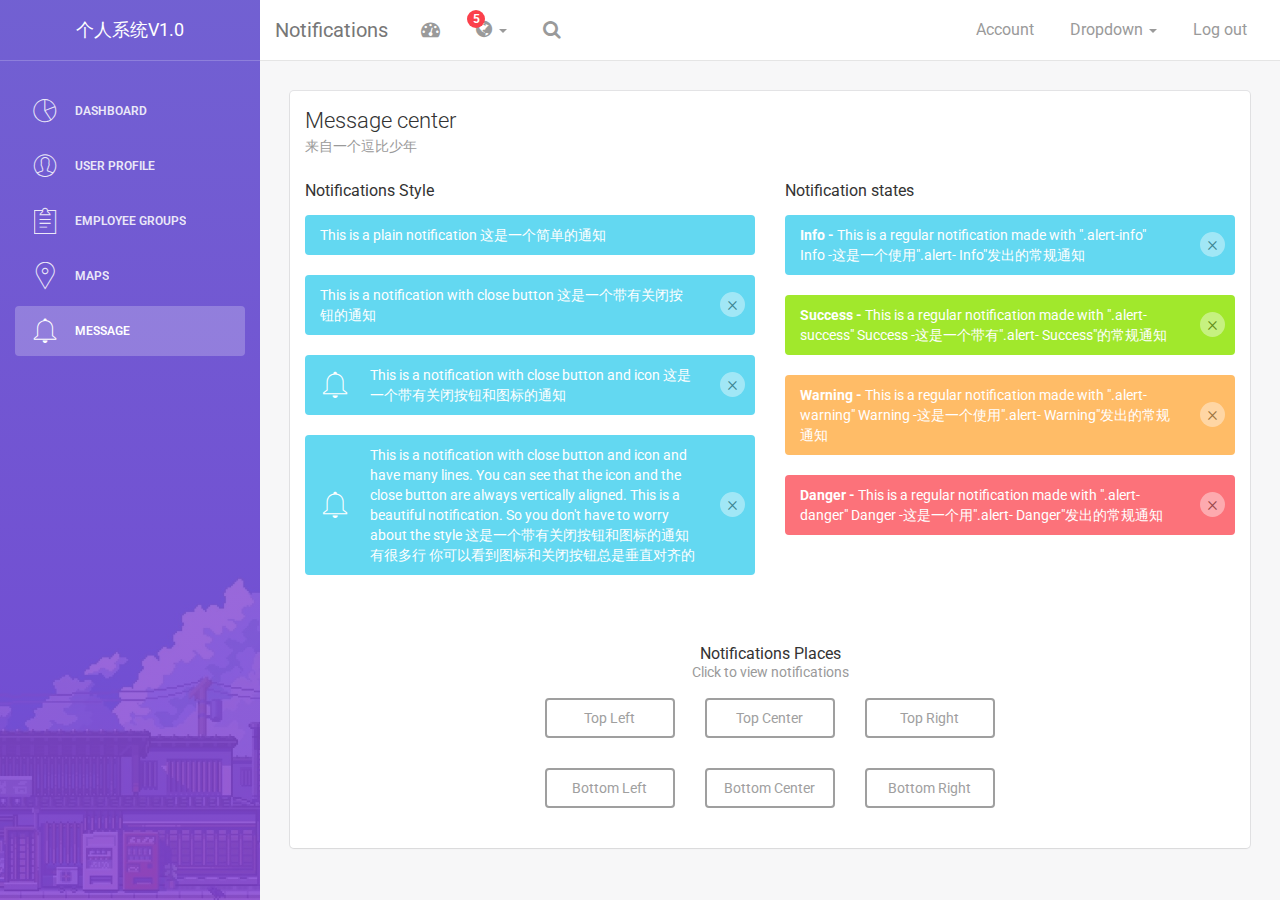
<file: sass/message.html>
<!doctype html>
<html lang="en">
<head>
	<meta charset="utf-8" />
	<link rel="icon" type="image/png" href="assets/img/favicon.ico">
	<meta http-equiv="X-UA-Compatible" content="IE=edge,chrome=1" />

	<title></title>

	<meta content='width=device-width, initial-scale=1.0, maximum-scale=1.0, user-scalable=0' name='viewport' />
    <meta name="viewport" content="width=device-width" />


    <!-- 引导核心CSS    -->
    <link href="assets/css/bootstrap.min.css" rel="stylesheet" />

    <!-- 通知的动画库  -->
    <link href="assets/css/animate.min.css" rel="stylesheet"/>

    <!--  轻引导表核心CSS    -->
    <link href="assets/css/light-bootstrap-dashboard.css" rel="stylesheet"/>


    <!--  用于演示目的的CSS，不要在你的项目中包含它     -->
    <link href="assets/css/demo.css" rel="stylesheet" />


    <!--     观察和图标     -->
    <link href="http://maxcdn.bootstrapcdn.com/font-awesome/4.2.0/css/font-awesome.min.css" rel="stylesheet">
    <link href='http://fonts.googleapis.com/css?family=Roboto:400,700,300' rel='stylesheet' type='text/css'>
    <link href="assets/css/pe-icon-7-stroke.css" rel="stylesheet" />

</head>
<body>

<div class="wrapper">
    <div class="sidebar" data-color="purple" data-image="assets/img/1.jpeg">

    <!--   you can change the color of the sidebar using: data-color="blue | azure | green | orange | red | purple" -->
    <!-- 你可以改变侧边栏的颜色:data-color="blue | azure | green | orange | red | purple"  -->

    	<div class="sidebar-wrapper">
            <div class="logo">
                <a href="#" class="simple-text">
                    个人系统V1.0
                </a>
            </div>

            <ul class="nav">
                <li>
                    <a href="dashboard.html">
                        <i class="pe-7s-graph"></i>
                        <p>Dashboard</p>
                    </a>
                </li>
                <li>
                    <a href="user.html">
                        <i class="pe-7s-user"></i>
                        <p>User Profile</p>
                    </a>
                </li>
                <li>
                    <a href="employee group.html">
                        <i class="pe-7s-note2"></i>
                        <p>Employee Groups</p>
                    </a>
                </li>
                <li>
                    <a href="maps.html">
                        <i class="pe-7s-map-marker"></i>
                        <p>Maps</p>
                    </a>
                </li>
                <li class="active">
                    <a href="message.html">
                        <i class="pe-7s-bell"></i>
                        <p>Message</p>
                    </a>
                </li>
            </ul>
    	</div>
    </div>

    <div class="main-panel">
        <nav class="navbar navbar-default navbar-fixed">
            <div class="container-fluid">
                <div class="navbar-header">
                    <button type="button" class="navbar-toggle" data-toggle="collapse" data-target="#navigation-example-2">
                        <span class="sr-only">Toggle navigation</span>
                        <span class="icon-bar"></span>
                        <span class="icon-bar"></span>
                        <span class="icon-bar"></span>
                    </button>
                    <a class="navbar-brand" href="#">Notifications</a>
                </div>
                <div class="collapse navbar-collapse">
                    <ul class="nav navbar-nav navbar-left">
                        <li>
                            <a href="#" class="dropdown-toggle" data-toggle="dropdown">
                                <i class="fa fa-dashboard"></i>
                            </a>
                        </li>
                        <li class="dropdown">
                              <a href="#" class="dropdown-toggle" data-toggle="dropdown">
                                    <i class="fa fa-globe"></i>
                                    <b class="caret"></b>
                                    <span class="notification">5</span>
                              </a>
                              <ul class="dropdown-menu">
                                <li><a href="#">Notification 1</a></li>
                                <li><a href="#">Notification 2</a></li>
                                <li><a href="#">Notification 3</a></li>
                                <li><a href="#">Notification 4</a></li>
                                <li><a href="#">Another notification</a></li>
                              </ul>
                        </li>
                        <li>
                           <a href="">
                                <i class="fa fa-search"></i>
                            </a>
                        </li>
                    </ul>

                    <ul class="nav navbar-nav navbar-right">
                        <li>
                           <a href="">
                               Account
                            </a>
                        </li>
                        <li class="dropdown">
                              <a href="#" class="dropdown-toggle" data-toggle="dropdown">
                                    Dropdown
                                    <b class="caret"></b>
                              </a>
                              <ul class="dropdown-menu">
                                <li><a href="#">Action</a></li>
                                <li><a href="#">Another action</a></li>
                                <li><a href="#">Something</a></li>
                                <li><a href="#">Another action</a></li>
                                <li><a href="#">Something</a></li>
                                <li class="divider"></li>
                                <li><a href="#">Separated link</a></li>
                              </ul>
                        </li>
                        <li>
                            <a href="#">
                                Log out
                            </a>
                        </li>
                    </ul>
                </div>
            </div>
        </nav>


        <div class="content">
            <div class="container-fluid">
                <div class="card">
                    <div class="header">
                        <h4 class="title">Message center</h4>
                        <p class="category">来自一个逗比少年</p>

                    </div>
                    <div class="content">
                        <div class="row">
                            <div class="col-md-6">
                                <h5>Notifications Style</h5>
                                <div class="alert alert-info">
                                    <span>This is a plain notification 这是一个简单的通知</span>
                                </div>
                                <div class="alert alert-info">
                                    <button type="button" aria-hidden="true" class="close">×</button>
                                    <span>This is a notification with close button 这是一个带有关闭按钮的通知</span>
                                </div>
                                <div class="alert alert-info alert-with-icon" data-notify="container">
                                    <button type="button" aria-hidden="true" class="close">×</button>
                                    <span data-notify="icon" class="pe-7s-bell"></span>
                                    <span data-notify="message">This is a notification with close button and icon 这是一个带有关闭按钮和图标的通知</span>
                                </div>
                                <div class="alert alert-info alert-with-icon" data-notify="container">
                                    <button type="button" aria-hidden="true" class="close">×</button>
                                    <span data-notify="icon" class="pe-7s-bell"></span>
                                    <span data-notify="message">This is a notification with close button and icon and have many lines. You can see that the icon and 
                                        the close button are always vertically aligned. This is a beautiful notification. So you don't have to worry about the style
                                        这是一个带有关闭按钮和图标的通知 有很多行 你可以看到图标和关闭按钮总是垂直对齐的</span>
                                </div>
                            </div>
                            <div class="col-md-6">
                                <h5>Notification states</h5>
                                <div class="alert alert-info">
                                    <button type="button" aria-hidden="true" class="close">×</button>
                                    <span><b> Info - </b> This is a regular notification made with ".alert-info" Info -这是一个使用".alert- Info"发出的常规通知</span>
                                </div>
                                <div class="alert alert-success">
                                    <button type="button" aria-hidden="true" class="close">×</button>
                                    <span><b> Success - </b> This is a regular notification made with ".alert-success" Success -这是一个带有".alert- Success"的常规通知</span>
                                </div>
                                <div class="alert alert-warning">
                                    <button type="button" aria-hidden="true" class="close">×</button>
                                    <span><b> Warning - </b> This is a regular notification made with ".alert-warning" Warning -这是一个使用".alert- Warning"发出的常规通知</span>
                                </div>
                                <div class="alert alert-danger">
                                    <button type="button" aria-hidden="true" class="close">×</button>
                                    <span><b> Danger - </b> This is a regular notification made with ".alert-danger" Danger -这是一个用".alert- Danger"发出的常规通知</span>
                                </div>
                            </div>
                        </div>
                        <br>
                        <br>
                        <div class="places-buttons">
                            <div class="row">
                                <div class="col-md-6 col-md-offset-3 text-center">
                                    <h5>Notifications Places
                                        <p class="category">Click to view notifications</p>
                                    </h5>
                                </div>
                            </div>
                            <div class="row">
                                <div class="col-md-2 col-md-offset-3">
                                    <button class="btn btn-default btn-block" onclick="demo.showNotification('top','left')">Top Left</button>
                                </div>
                                <div class="col-md-2">
                                    <button class="btn btn-default btn-block" onclick="demo.showNotification('top','center')">Top Center</button>
                                </div>
                                <div class="col-md-2">
                                    <button class="btn btn-default btn-block" onclick="demo.showNotification('top','right')">Top Right</button>
                                </div>
                            </div>
                            <div class="row">
                                <div class="col-md-2 col-md-offset-3">
                                    <button class="btn btn-default btn-block" onclick="demo.showNotification('bottom','left')">Bottom Left</button>
                                </div>
                                <div class="col-md-2">
                                    <button class="btn btn-default btn-block" onclick="demo.showNotification('bottom','center')">Bottom Center</button>
                                </div>
                                <div class="col-md-2">
                                    <button class="btn btn-default btn-block" onclick="demo.showNotification('bottom','right')">Bottom Right</button>
                                </div>
                            </div>
                        </div>
                    </div>
                </div>
            </div>
        </div>


        <footer class="footer">
            <div class="container-fluid">
                <nav class="pull-left">
                    <ul>
                        <li>
                            <a href="#">
                                Home
                            </a>
                        </li>
                        <li>
                            <a href="#">
                                Company
                            </a>
                        </li>
                        <li>
                            <a href="#">
                                Portfolio
                            </a>
                        </li>
                        <li>
                            <a href="#">
                               Blog
                            </a>
                        </li>
                    </ul>
                </nav>
                <p class="copyright pull-right">
                    Copyright &copy; 2022.Company name All rights reserved
                </p>
            </div>
        </footer>

    </div>
</div>


</body>

        <!--   核心JS文件   -->
    <script src="assets/js/jquery-1.10.2.js" type="text/javascript"></script>
	<script src="assets/js/bootstrap.min.js" type="text/javascript"></script>

	<!--  复选框，收音机和开关插件 -->
	<script src="assets/js/bootstrap-checkbox-radio-switch.js"></script>

	<!--  图表插件 -->
	<script src="assets/js/chartist.min.js"></script>

    <!--  通知插件    -->
    <script src="assets/js/bootstrap-notify.js"></script>

    <!--  谷歌地图插件   -->
    <!---<script type="text/javascript" src="https://maps.googleapis.com/maps/api/js?sensor=false"></script>--->

    <!-- 用于演示目的的轻量级引导表核心javascript和方法 -->
	<script src="assets/js/light-bootstrap-dashboard.js"></script>

	<!-- Light Bootstrap Table DEMO方法，不要在项目中包含它! -->
	<script src="assets/js/demo.js"></script>

</html>
</file>
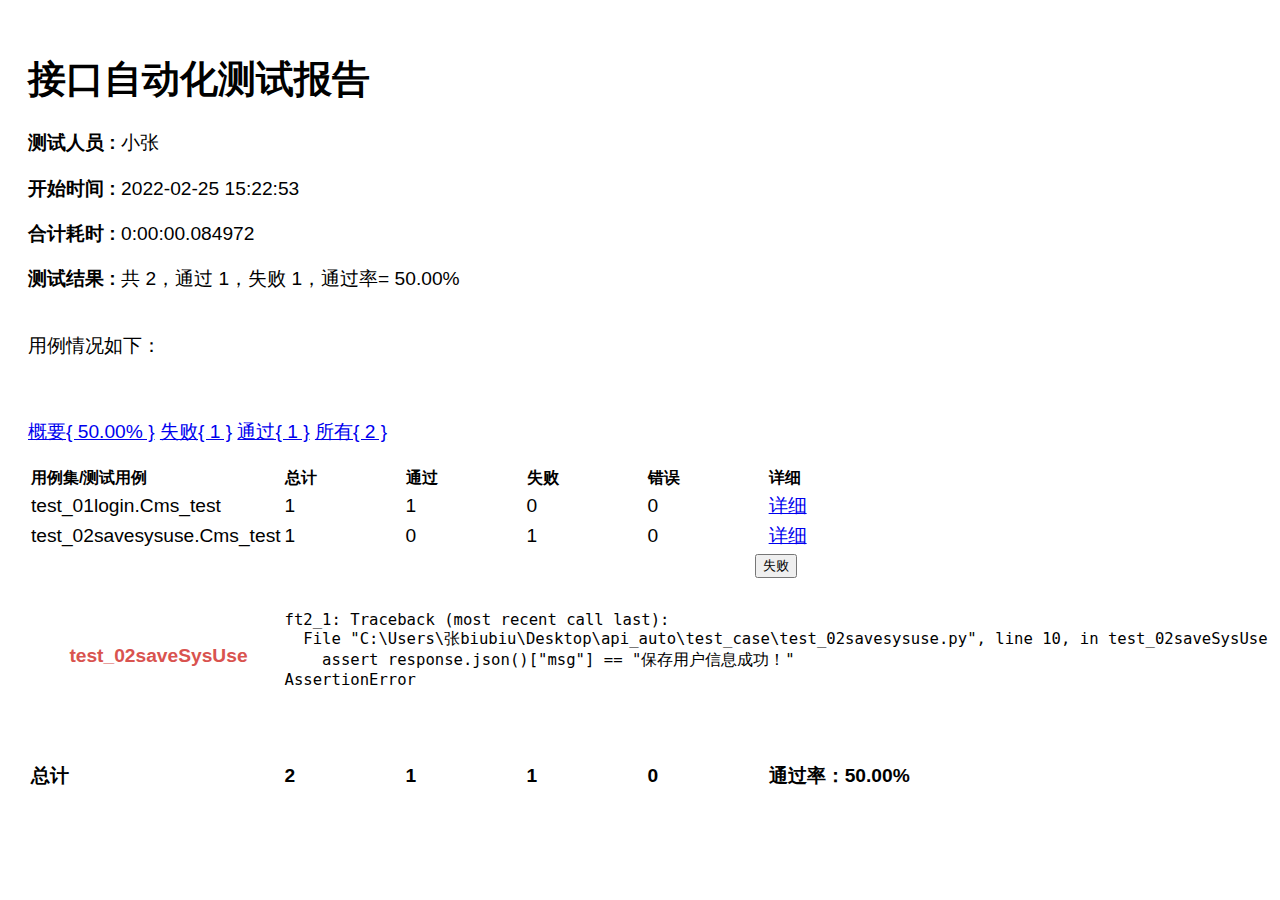
<file: api_auto/report/2022-02-25_15_22_53_api自动化测试报告.html>
<?xml version="1.0" encoding="UTF-8"?>
<!DOCTYPE html PUBLIC "-//W3C//DTD XHTML 1.0 Strict//EN" "http://www.w3.org/TR/xhtml1/DTD/xhtml1-strict.dtd">
<html xmlns="http://www.w3.org/1999/xhtml">
<head>
    <title>接口自动化测试报告</title>
    <meta name="generator" content="HTMLTestRunner 0.8.2.2"/>
    <meta http-equiv="Content-Type" content="text/html; charset=UTF-8"/>
    <link href="http://libs.baidu.com/bootstrap/3.0.3/css/bootstrap.min.css" rel="stylesheet">
    <script src="http://libs.baidu.com/jquery/2.0.0/jquery.min.js"></script>
    <script src="http://libs.baidu.com/bootstrap/3.0.3/js/bootstrap.min.js"></script>
    
<style type="text/css" media="screen">
body        { font-family: Microsoft YaHei,Tahoma,arial,helvetica,sans-serif;padding: 20px; font-size: 120%; }
table       { font-size: 100%; }
/* -- heading ---------------------------------------------------------------------- */
.heading {
    margin-top: 0ex;
    margin-bottom: 1ex;
}
.heading .description {
    margin-top: 4ex;
    margin-bottom: 6ex;
}
/* -- report ------------------------------------------------------------------------ */
#total_row  { font-weight: bold; }
.passCase   { color: #5cb85c; }
.failCase   { color: #d9534f; font-weight: bold; }
.errorCase  { color: #f0ad4e; font-weight: bold; }
.hiddenRow  { display: none; }
.testcase   { margin-left: 2em; }
</style>

</head>
<body >
<script language="javascript" type="text/javascript">
output_list = Array();
/*level 调整增加只显示通过用例的分类 --Findyou
0:Summary //all hiddenRow
1:Failed  //pt hiddenRow, ft none
2:Pass    //pt none, ft hiddenRow
3:All     //pt none, ft none
*/
function showCase(level) {
    trs = document.getElementsByTagName("tr");
    for (var i = 0; i < trs.length; i++) {
        tr = trs[i];
        id = tr.id;
        if (id.substr(0,2) == 'ft') {
            if (level == 2 || level == 0 ) {
                tr.className = 'hiddenRow';
            }
            else {
                tr.className = '';
            }
        }
        if (id.substr(0,2) == 'pt') {
            if (level < 2) {
                tr.className = 'hiddenRow';
            }
            else {
                tr.className = '';
            }
        }
    }
    //加入【详细】切换文字变化 --Findyou
    detail_class=document.getElementsByClassName('detail');
	//console.log(detail_class.length)
	if (level == 3) {
		for (var i = 0; i < detail_class.length; i++){
			detail_class[i].innerHTML="收起"
		}
	}
	else{
			for (var i = 0; i < detail_class.length; i++){
			detail_class[i].innerHTML="详细"
		}
	}
}
function showClassDetail(cid, count) {
    var id_list = Array(count);
    var toHide = 1;
    for (var i = 0; i < count; i++) {
        //ID修改 点 为 下划线 -Findyou
        tid0 = 't' + cid.substr(1) + '_' + (i+1);
        tid = 'f' + tid0;
        tr = document.getElementById(tid);
        if (!tr) {
            tid = 'p' + tid0;
            tr = document.getElementById(tid);
        }
        id_list[i] = tid;
        if (tr.className) {
            toHide = 0;
        }
    }
    for (var i = 0; i < count; i++) {
        tid = id_list[i];
        //修改点击无法收起的BUG，加入【详细】切换文字变化 --Findyou
        if (toHide) {
            document.getElementById(tid).className = 'hiddenRow';
            document.getElementById(cid).innerText = "详细"
        }
        else {
            document.getElementById(tid).className = '';
            document.getElementById(cid).innerText = "收起"
        }
    }
}
function html_escape(s) {
    s = s.replace(/&/g,'&amp;');
    s = s.replace(/</g,'&lt;');
    s = s.replace(/>/g,'&gt;');
    return s;
}
</script>
<div class='heading'>
<h1 style="font-family: Microsoft YaHei">接口自动化测试报告</h1>
<p class='attribute'><strong>测试人员 : </strong> 小张</p>
<p class='attribute'><strong>开始时间 : </strong> 2022-02-25 15:22:53</p>
<p class='attribute'><strong>合计耗时 : </strong> 0:00:00.084972</p>
<p class='attribute'><strong>测试结果 : </strong> 共 2，通过 1，失败 1，通过率= 50.00%</p>

<p class='description'>用例情况如下：</p>
</div>


<p id='show_detail_line'>
<a class="btn btn-primary" href='javascript:showCase(0)'>概要{ 50.00% }</a>
<a class="btn btn-danger" href='javascript:showCase(1)'>失败{ 1 }</a>
<a class="btn btn-success" href='javascript:showCase(2)'>通过{ 1 }</a>
<a class="btn btn-info" href='javascript:showCase(3)'>所有{ 2 }</a>
</p>
<table id='result_table' class="table table-condensed table-bordered table-hover">
<colgroup>
<col align='left' />
<col align='right' />
<col align='right' />
<col align='right' />
<col align='right' />
<col align='right' />
</colgroup>
<tr id='header_row' class="text-center success" style="font-weight: bold;font-size: 16px;">
    <td>用例集/测试用例</td>
    <td>总计</td>
    <td>通过</td>
    <td>失败</td>
    <td>错误</td>
    <td>详细</td>
</tr>

<tr class='passClass warning'>
    <td>test_01login.Cms_test</td>
    <td class="text-center">1</td>
    <td class="text-center">1</td>
    <td class="text-center">0</td>
    <td class="text-center">0</td>
    <td class="text-center"><a href="javascript:showClassDetail('c1',1)" class="detail" id='c1'>详细</a></td>
</tr>

<tr id='pt1_1' class='hiddenRow'>
    <td class='passCase'><div class='testcase'>test01_login</div></td>
    <td colspan='5' align='center'><span class="label label-success success">通过</span></td>
</tr>

<tr class='failClass warning'>
    <td>test_02savesysuse.Cms_test</td>
    <td class="text-center">1</td>
    <td class="text-center">0</td>
    <td class="text-center">1</td>
    <td class="text-center">0</td>
    <td class="text-center"><a href="javascript:showClassDetail('c2',1)" class="detail" id='c2'>详细</a></td>
</tr>

<tr id='ft2_1' class='none'>
    <td class='failCase'><div class='testcase'>test_02saveSysUse</div></td>
    <td colspan='5' align='center'>
    <!--默认收起错误信息 -Findyou
    <button id='btn_ft2_1' type="button"  class="btn btn-danger btn-xs collapsed" data-toggle="collapse" data-target='#div_ft2_1'>失败</button>
    <div id='div_ft2_1' class="collapse">  -->
    <!-- 默认展开错误信息 -Findyou -->
    <button id='btn_ft2_1' type="button"  class="btn btn-danger btn-xs" data-toggle="collapse" data-target='#div_ft2_1'>失败</button>
    <div id='div_ft2_1' class="collapse in" align="left">
    <pre>
    
ft2_1: Traceback (most recent call last):
  File "C:\Users\张biubiu\Desktop\api_auto\test_case\test_02savesysuse.py", line 10, in test_02saveSysUse
    assert response.json()["msg"] == "保存用户信息成功！"
AssertionError


    </pre>
    </div>
    </td>
</tr>

<tr id='total_row' class="text-center active">
    <td>总计</td>
    <td>2</td>
    <td>1</td>
    <td>1</td>
    <td>0</td>
    <td>通过率：50.00%</td>
</tr>
</table>

<div id='ending'>&nbsp;</div>
    <div style=" position:fixed;right:50px; bottom:30px; width:20px; height:20px;cursor:pointer">
    <a href="#"><span class="glyphicon glyphicon-eject" style = "font-size:30px;" aria-hidden="true">
    </span></a></div>
    
</body>
</html>
</file>
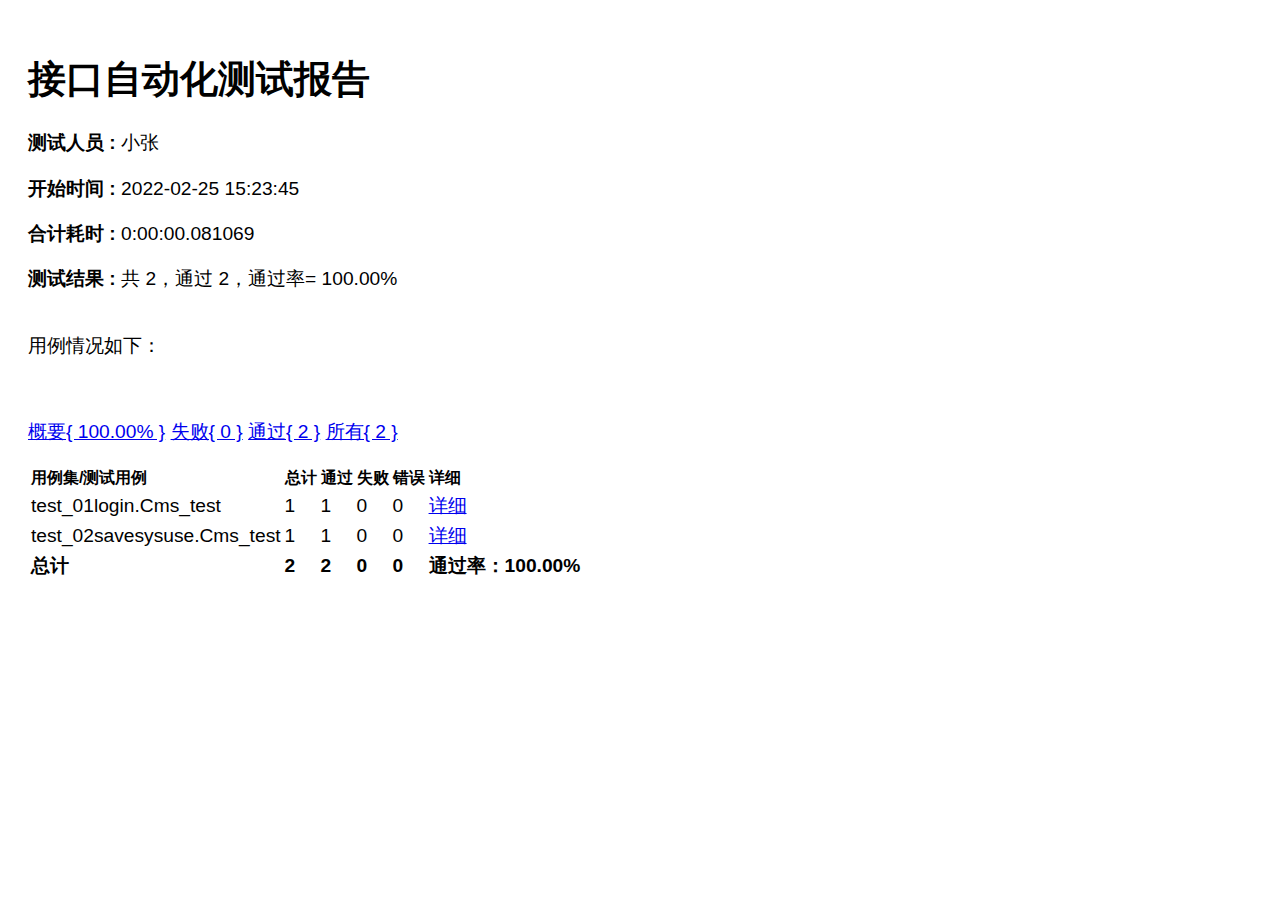
<file: api_auto/report/2022-02-25_15_23_45_api自动化测试报告.html>
<?xml version="1.0" encoding="UTF-8"?>
<!DOCTYPE html PUBLIC "-//W3C//DTD XHTML 1.0 Strict//EN" "http://www.w3.org/TR/xhtml1/DTD/xhtml1-strict.dtd">
<html xmlns="http://www.w3.org/1999/xhtml">
<head>
    <title>接口自动化测试报告</title>
    <meta name="generator" content="HTMLTestRunner 0.8.2.2"/>
    <meta http-equiv="Content-Type" content="text/html; charset=UTF-8"/>
    <link href="http://libs.baidu.com/bootstrap/3.0.3/css/bootstrap.min.css" rel="stylesheet">
    <script src="http://libs.baidu.com/jquery/2.0.0/jquery.min.js"></script>
    <script src="http://libs.baidu.com/bootstrap/3.0.3/js/bootstrap.min.js"></script>
    
<style type="text/css" media="screen">
body        { font-family: Microsoft YaHei,Tahoma,arial,helvetica,sans-serif;padding: 20px; font-size: 120%; }
table       { font-size: 100%; }
/* -- heading ---------------------------------------------------------------------- */
.heading {
    margin-top: 0ex;
    margin-bottom: 1ex;
}
.heading .description {
    margin-top: 4ex;
    margin-bottom: 6ex;
}
/* -- report ------------------------------------------------------------------------ */
#total_row  { font-weight: bold; }
.passCase   { color: #5cb85c; }
.failCase   { color: #d9534f; font-weight: bold; }
.errorCase  { color: #f0ad4e; font-weight: bold; }
.hiddenRow  { display: none; }
.testcase   { margin-left: 2em; }
</style>

</head>
<body >
<script language="javascript" type="text/javascript">
output_list = Array();
/*level 调整增加只显示通过用例的分类 --Findyou
0:Summary //all hiddenRow
1:Failed  //pt hiddenRow, ft none
2:Pass    //pt none, ft hiddenRow
3:All     //pt none, ft none
*/
function showCase(level) {
    trs = document.getElementsByTagName("tr");
    for (var i = 0; i < trs.length; i++) {
        tr = trs[i];
        id = tr.id;
        if (id.substr(0,2) == 'ft') {
            if (level == 2 || level == 0 ) {
                tr.className = 'hiddenRow';
            }
            else {
                tr.className = '';
            }
        }
        if (id.substr(0,2) == 'pt') {
            if (level < 2) {
                tr.className = 'hiddenRow';
            }
            else {
                tr.className = '';
            }
        }
    }
    //加入【详细】切换文字变化 --Findyou
    detail_class=document.getElementsByClassName('detail');
	//console.log(detail_class.length)
	if (level == 3) {
		for (var i = 0; i < detail_class.length; i++){
			detail_class[i].innerHTML="收起"
		}
	}
	else{
			for (var i = 0; i < detail_class.length; i++){
			detail_class[i].innerHTML="详细"
		}
	}
}
function showClassDetail(cid, count) {
    var id_list = Array(count);
    var toHide = 1;
    for (var i = 0; i < count; i++) {
        //ID修改 点 为 下划线 -Findyou
        tid0 = 't' + cid.substr(1) + '_' + (i+1);
        tid = 'f' + tid0;
        tr = document.getElementById(tid);
        if (!tr) {
            tid = 'p' + tid0;
            tr = document.getElementById(tid);
        }
        id_list[i] = tid;
        if (tr.className) {
            toHide = 0;
        }
    }
    for (var i = 0; i < count; i++) {
        tid = id_list[i];
        //修改点击无法收起的BUG，加入【详细】切换文字变化 --Findyou
        if (toHide) {
            document.getElementById(tid).className = 'hiddenRow';
            document.getElementById(cid).innerText = "详细"
        }
        else {
            document.getElementById(tid).className = '';
            document.getElementById(cid).innerText = "收起"
        }
    }
}
function html_escape(s) {
    s = s.replace(/&/g,'&amp;');
    s = s.replace(/</g,'&lt;');
    s = s.replace(/>/g,'&gt;');
    return s;
}
</script>
<div class='heading'>
<h1 style="font-family: Microsoft YaHei">接口自动化测试报告</h1>
<p class='attribute'><strong>测试人员 : </strong> 小张</p>
<p class='attribute'><strong>开始时间 : </strong> 2022-02-25 15:23:45</p>
<p class='attribute'><strong>合计耗时 : </strong> 0:00:00.081069</p>
<p class='attribute'><strong>测试结果 : </strong> 共 2，通过 2，通过率= 100.00%</p>

<p class='description'>用例情况如下：</p>
</div>


<p id='show_detail_line'>
<a class="btn btn-primary" href='javascript:showCase(0)'>概要{ 100.00% }</a>
<a class="btn btn-danger" href='javascript:showCase(1)'>失败{ 0 }</a>
<a class="btn btn-success" href='javascript:showCase(2)'>通过{ 2 }</a>
<a class="btn btn-info" href='javascript:showCase(3)'>所有{ 2 }</a>
</p>
<table id='result_table' class="table table-condensed table-bordered table-hover">
<colgroup>
<col align='left' />
<col align='right' />
<col align='right' />
<col align='right' />
<col align='right' />
<col align='right' />
</colgroup>
<tr id='header_row' class="text-center success" style="font-weight: bold;font-size: 16px;">
    <td>用例集/测试用例</td>
    <td>总计</td>
    <td>通过</td>
    <td>失败</td>
    <td>错误</td>
    <td>详细</td>
</tr>

<tr class='passClass warning'>
    <td>test_01login.Cms_test</td>
    <td class="text-center">1</td>
    <td class="text-center">1</td>
    <td class="text-center">0</td>
    <td class="text-center">0</td>
    <td class="text-center"><a href="javascript:showClassDetail('c1',1)" class="detail" id='c1'>详细</a></td>
</tr>

<tr id='pt1_1' class='hiddenRow'>
    <td class='passCase'><div class='testcase'>test01_login</div></td>
    <td colspan='5' align='center'><span class="label label-success success">通过</span></td>
</tr>

<tr class='passClass warning'>
    <td>test_02savesysuse.Cms_test</td>
    <td class="text-center">1</td>
    <td class="text-center">1</td>
    <td class="text-center">0</td>
    <td class="text-center">0</td>
    <td class="text-center"><a href="javascript:showClassDetail('c2',1)" class="detail" id='c2'>详细</a></td>
</tr>

<tr id='pt2_1' class='hiddenRow'>
    <td class='passCase'><div class='testcase'>test_02saveSysUse</div></td>
    <td colspan='5' align='center'><span class="label label-success success">通过</span></td>
</tr>

<tr id='total_row' class="text-center active">
    <td>总计</td>
    <td>2</td>
    <td>2</td>
    <td>0</td>
    <td>0</td>
    <td>通过率：100.00%</td>
</tr>
</table>

<div id='ending'>&nbsp;</div>
    <div style=" position:fixed;right:50px; bottom:30px; width:20px; height:20px;cursor:pointer">
    <a href="#"><span class="glyphicon glyphicon-eject" style = "font-size:30px;" aria-hidden="true">
    </span></a></div>
    
</body>
</html>
</file>
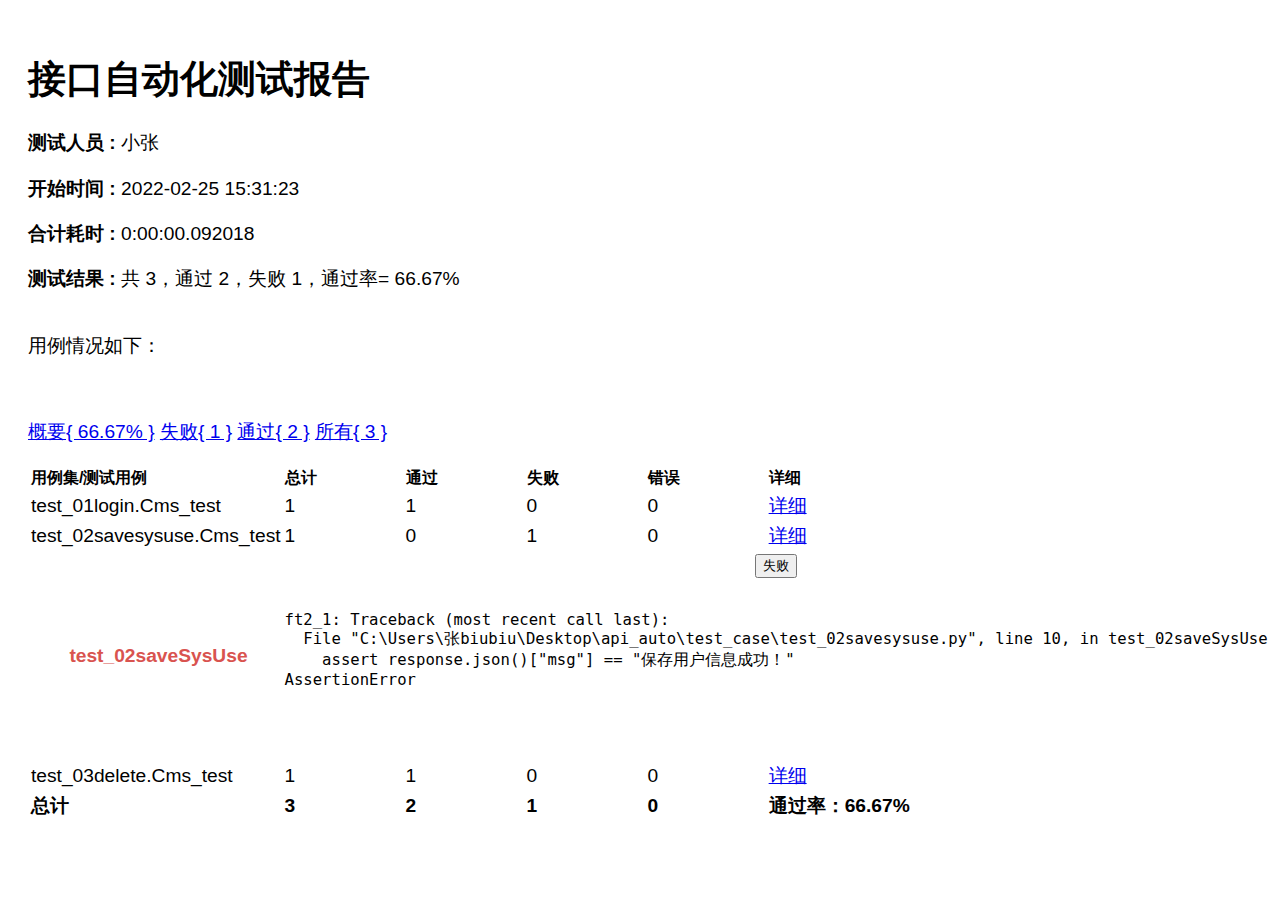
<file: api_auto/report/2022-02-25_15_31_23_api自动化测试报告.html>
<?xml version="1.0" encoding="UTF-8"?>
<!DOCTYPE html PUBLIC "-//W3C//DTD XHTML 1.0 Strict//EN" "http://www.w3.org/TR/xhtml1/DTD/xhtml1-strict.dtd">
<html xmlns="http://www.w3.org/1999/xhtml">
<head>
    <title>接口自动化测试报告</title>
    <meta name="generator" content="HTMLTestRunner 0.8.2.2"/>
    <meta http-equiv="Content-Type" content="text/html; charset=UTF-8"/>
    <link href="http://libs.baidu.com/bootstrap/3.0.3/css/bootstrap.min.css" rel="stylesheet">
    <script src="http://libs.baidu.com/jquery/2.0.0/jquery.min.js"></script>
    <script src="http://libs.baidu.com/bootstrap/3.0.3/js/bootstrap.min.js"></script>
    
<style type="text/css" media="screen">
body        { font-family: Microsoft YaHei,Tahoma,arial,helvetica,sans-serif;padding: 20px; font-size: 120%; }
table       { font-size: 100%; }
/* -- heading ---------------------------------------------------------------------- */
.heading {
    margin-top: 0ex;
    margin-bottom: 1ex;
}
.heading .description {
    margin-top: 4ex;
    margin-bottom: 6ex;
}
/* -- report ------------------------------------------------------------------------ */
#total_row  { font-weight: bold; }
.passCase   { color: #5cb85c; }
.failCase   { color: #d9534f; font-weight: bold; }
.errorCase  { color: #f0ad4e; font-weight: bold; }
.hiddenRow  { display: none; }
.testcase   { margin-left: 2em; }
</style>

</head>
<body >
<script language="javascript" type="text/javascript">
output_list = Array();
/*level 调整增加只显示通过用例的分类 --Findyou
0:Summary //all hiddenRow
1:Failed  //pt hiddenRow, ft none
2:Pass    //pt none, ft hiddenRow
3:All     //pt none, ft none
*/
function showCase(level) {
    trs = document.getElementsByTagName("tr");
    for (var i = 0; i < trs.length; i++) {
        tr = trs[i];
        id = tr.id;
        if (id.substr(0,2) == 'ft') {
            if (level == 2 || level == 0 ) {
                tr.className = 'hiddenRow';
            }
            else {
                tr.className = '';
            }
        }
        if (id.substr(0,2) == 'pt') {
            if (level < 2) {
                tr.className = 'hiddenRow';
            }
            else {
                tr.className = '';
            }
        }
    }
    //加入【详细】切换文字变化 --Findyou
    detail_class=document.getElementsByClassName('detail');
	//console.log(detail_class.length)
	if (level == 3) {
		for (var i = 0; i < detail_class.length; i++){
			detail_class[i].innerHTML="收起"
		}
	}
	else{
			for (var i = 0; i < detail_class.length; i++){
			detail_class[i].innerHTML="详细"
		}
	}
}
function showClassDetail(cid, count) {
    var id_list = Array(count);
    var toHide = 1;
    for (var i = 0; i < count; i++) {
        //ID修改 点 为 下划线 -Findyou
        tid0 = 't' + cid.substr(1) + '_' + (i+1);
        tid = 'f' + tid0;
        tr = document.getElementById(tid);
        if (!tr) {
            tid = 'p' + tid0;
            tr = document.getElementById(tid);
        }
        id_list[i] = tid;
        if (tr.className) {
            toHide = 0;
        }
    }
    for (var i = 0; i < count; i++) {
        tid = id_list[i];
        //修改点击无法收起的BUG，加入【详细】切换文字变化 --Findyou
        if (toHide) {
            document.getElementById(tid).className = 'hiddenRow';
            document.getElementById(cid).innerText = "详细"
        }
        else {
            document.getElementById(tid).className = '';
            document.getElementById(cid).innerText = "收起"
        }
    }
}
function html_escape(s) {
    s = s.replace(/&/g,'&amp;');
    s = s.replace(/</g,'&lt;');
    s = s.replace(/>/g,'&gt;');
    return s;
}
</script>
<div class='heading'>
<h1 style="font-family: Microsoft YaHei">接口自动化测试报告</h1>
<p class='attribute'><strong>测试人员 : </strong> 小张</p>
<p class='attribute'><strong>开始时间 : </strong> 2022-02-25 15:31:23</p>
<p class='attribute'><strong>合计耗时 : </strong> 0:00:00.092018</p>
<p class='attribute'><strong>测试结果 : </strong> 共 3，通过 2，失败 1，通过率= 66.67%</p>

<p class='description'>用例情况如下：</p>
</div>


<p id='show_detail_line'>
<a class="btn btn-primary" href='javascript:showCase(0)'>概要{ 66.67% }</a>
<a class="btn btn-danger" href='javascript:showCase(1)'>失败{ 1 }</a>
<a class="btn btn-success" href='javascript:showCase(2)'>通过{ 2 }</a>
<a class="btn btn-info" href='javascript:showCase(3)'>所有{ 3 }</a>
</p>
<table id='result_table' class="table table-condensed table-bordered table-hover">
<colgroup>
<col align='left' />
<col align='right' />
<col align='right' />
<col align='right' />
<col align='right' />
<col align='right' />
</colgroup>
<tr id='header_row' class="text-center success" style="font-weight: bold;font-size: 16px;">
    <td>用例集/测试用例</td>
    <td>总计</td>
    <td>通过</td>
    <td>失败</td>
    <td>错误</td>
    <td>详细</td>
</tr>

<tr class='passClass warning'>
    <td>test_01login.Cms_test</td>
    <td class="text-center">1</td>
    <td class="text-center">1</td>
    <td class="text-center">0</td>
    <td class="text-center">0</td>
    <td class="text-center"><a href="javascript:showClassDetail('c1',1)" class="detail" id='c1'>详细</a></td>
</tr>

<tr id='pt1_1' class='hiddenRow'>
    <td class='passCase'><div class='testcase'>test01_login</div></td>
    <td colspan='5' align='center'><span class="label label-success success">通过</span></td>
</tr>

<tr class='failClass warning'>
    <td>test_02savesysuse.Cms_test</td>
    <td class="text-center">1</td>
    <td class="text-center">0</td>
    <td class="text-center">1</td>
    <td class="text-center">0</td>
    <td class="text-center"><a href="javascript:showClassDetail('c2',1)" class="detail" id='c2'>详细</a></td>
</tr>

<tr id='ft2_1' class='none'>
    <td class='failCase'><div class='testcase'>test_02saveSysUse</div></td>
    <td colspan='5' align='center'>
    <!--默认收起错误信息 -Findyou
    <button id='btn_ft2_1' type="button"  class="btn btn-danger btn-xs collapsed" data-toggle="collapse" data-target='#div_ft2_1'>失败</button>
    <div id='div_ft2_1' class="collapse">  -->
    <!-- 默认展开错误信息 -Findyou -->
    <button id='btn_ft2_1' type="button"  class="btn btn-danger btn-xs" data-toggle="collapse" data-target='#div_ft2_1'>失败</button>
    <div id='div_ft2_1' class="collapse in" align="left">
    <pre>
    
ft2_1: Traceback (most recent call last):
  File "C:\Users\张biubiu\Desktop\api_auto\test_case\test_02savesysuse.py", line 10, in test_02saveSysUse
    assert response.json()["msg"] == "保存用户信息成功！"
AssertionError


    </pre>
    </div>
    </td>
</tr>

<tr class='passClass warning'>
    <td>test_03delete.Cms_test</td>
    <td class="text-center">1</td>
    <td class="text-center">1</td>
    <td class="text-center">0</td>
    <td class="text-center">0</td>
    <td class="text-center"><a href="javascript:showClassDetail('c3',1)" class="detail" id='c3'>详细</a></td>
</tr>

<tr id='pt3_1' class='hiddenRow'>
    <td class='passCase'><div class='testcase'>test_03deleteByIds</div></td>
    <td colspan='5' align='center'><span class="label label-success success">通过</span></td>
</tr>

<tr id='total_row' class="text-center active">
    <td>总计</td>
    <td>3</td>
    <td>2</td>
    <td>1</td>
    <td>0</td>
    <td>通过率：66.67%</td>
</tr>
</table>

<div id='ending'>&nbsp;</div>
    <div style=" position:fixed;right:50px; bottom:30px; width:20px; height:20px;cursor:pointer">
    <a href="#"><span class="glyphicon glyphicon-eject" style = "font-size:30px;" aria-hidden="true">
    </span></a></div>
    
</body>
</html>
</file>
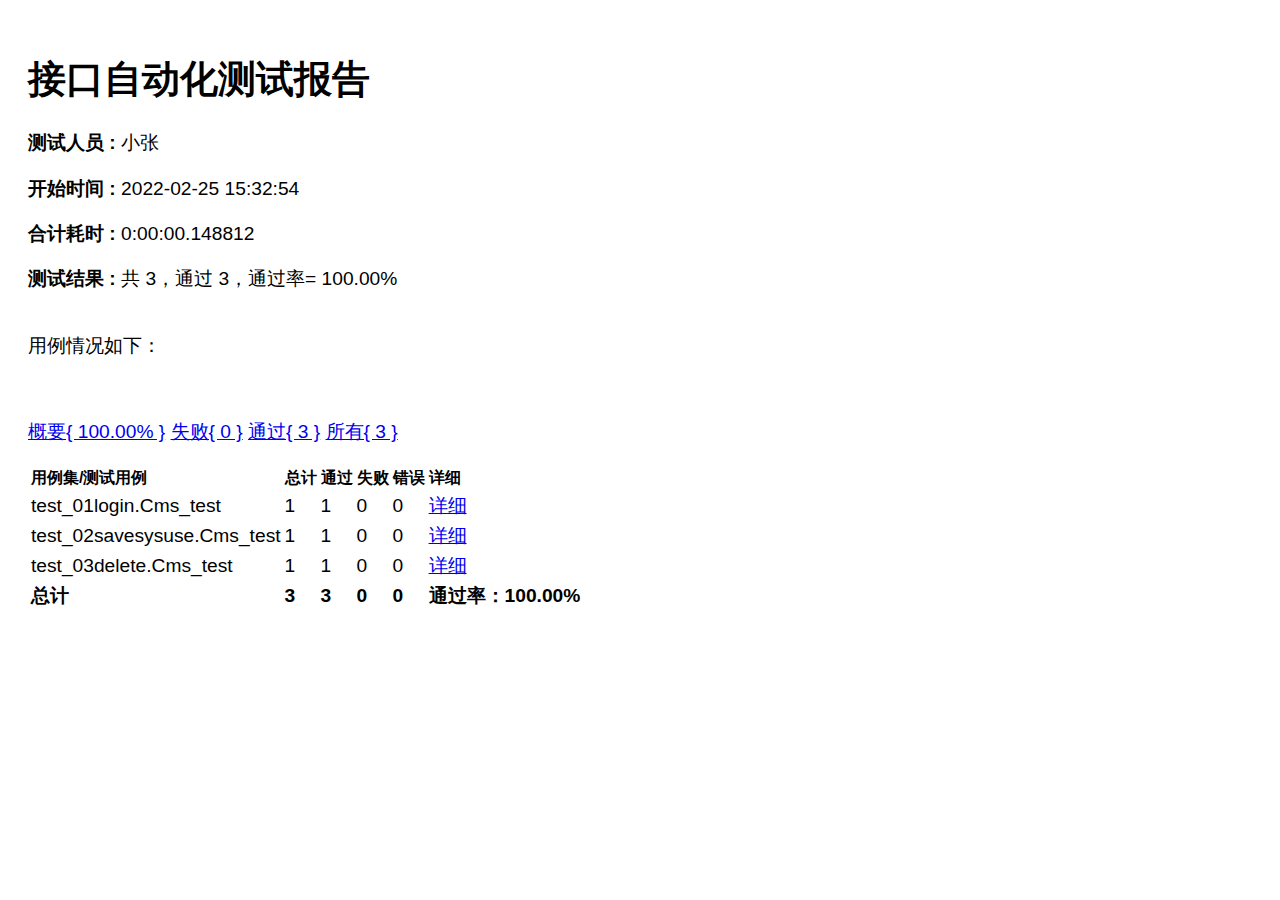
<file: api_auto/report/2022-02-25_15_32_54_api自动化测试报告.html>
<?xml version="1.0" encoding="UTF-8"?>
<!DOCTYPE html PUBLIC "-//W3C//DTD XHTML 1.0 Strict//EN" "http://www.w3.org/TR/xhtml1/DTD/xhtml1-strict.dtd">
<html xmlns="http://www.w3.org/1999/xhtml">
<head>
    <title>接口自动化测试报告</title>
    <meta name="generator" content="HTMLTestRunner 0.8.2.2"/>
    <meta http-equiv="Content-Type" content="text/html; charset=UTF-8"/>
    <link href="http://libs.baidu.com/bootstrap/3.0.3/css/bootstrap.min.css" rel="stylesheet">
    <script src="http://libs.baidu.com/jquery/2.0.0/jquery.min.js"></script>
    <script src="http://libs.baidu.com/bootstrap/3.0.3/js/bootstrap.min.js"></script>
    
<style type="text/css" media="screen">
body        { font-family: Microsoft YaHei,Tahoma,arial,helvetica,sans-serif;padding: 20px; font-size: 120%; }
table       { font-size: 100%; }
/* -- heading ---------------------------------------------------------------------- */
.heading {
    margin-top: 0ex;
    margin-bottom: 1ex;
}
.heading .description {
    margin-top: 4ex;
    margin-bottom: 6ex;
}
/* -- report ------------------------------------------------------------------------ */
#total_row  { font-weight: bold; }
.passCase   { color: #5cb85c; }
.failCase   { color: #d9534f; font-weight: bold; }
.errorCase  { color: #f0ad4e; font-weight: bold; }
.hiddenRow  { display: none; }
.testcase   { margin-left: 2em; }
</style>

</head>
<body >
<script language="javascript" type="text/javascript">
output_list = Array();
/*level 调整增加只显示通过用例的分类 --Findyou
0:Summary //all hiddenRow
1:Failed  //pt hiddenRow, ft none
2:Pass    //pt none, ft hiddenRow
3:All     //pt none, ft none
*/
function showCase(level) {
    trs = document.getElementsByTagName("tr");
    for (var i = 0; i < trs.length; i++) {
        tr = trs[i];
        id = tr.id;
        if (id.substr(0,2) == 'ft') {
            if (level == 2 || level == 0 ) {
                tr.className = 'hiddenRow';
            }
            else {
                tr.className = '';
            }
        }
        if (id.substr(0,2) == 'pt') {
            if (level < 2) {
                tr.className = 'hiddenRow';
            }
            else {
                tr.className = '';
            }
        }
    }
    //加入【详细】切换文字变化 --Findyou
    detail_class=document.getElementsByClassName('detail');
	//console.log(detail_class.length)
	if (level == 3) {
		for (var i = 0; i < detail_class.length; i++){
			detail_class[i].innerHTML="收起"
		}
	}
	else{
			for (var i = 0; i < detail_class.length; i++){
			detail_class[i].innerHTML="详细"
		}
	}
}
function showClassDetail(cid, count) {
    var id_list = Array(count);
    var toHide = 1;
    for (var i = 0; i < count; i++) {
        //ID修改 点 为 下划线 -Findyou
        tid0 = 't' + cid.substr(1) + '_' + (i+1);
        tid = 'f' + tid0;
        tr = document.getElementById(tid);
        if (!tr) {
            tid = 'p' + tid0;
            tr = document.getElementById(tid);
        }
        id_list[i] = tid;
        if (tr.className) {
            toHide = 0;
        }
    }
    for (var i = 0; i < count; i++) {
        tid = id_list[i];
        //修改点击无法收起的BUG，加入【详细】切换文字变化 --Findyou
        if (toHide) {
            document.getElementById(tid).className = 'hiddenRow';
            document.getElementById(cid).innerText = "详细"
        }
        else {
            document.getElementById(tid).className = '';
            document.getElementById(cid).innerText = "收起"
        }
    }
}
function html_escape(s) {
    s = s.replace(/&/g,'&amp;');
    s = s.replace(/</g,'&lt;');
    s = s.replace(/>/g,'&gt;');
    return s;
}
</script>
<div class='heading'>
<h1 style="font-family: Microsoft YaHei">接口自动化测试报告</h1>
<p class='attribute'><strong>测试人员 : </strong> 小张</p>
<p class='attribute'><strong>开始时间 : </strong> 2022-02-25 15:32:54</p>
<p class='attribute'><strong>合计耗时 : </strong> 0:00:00.148812</p>
<p class='attribute'><strong>测试结果 : </strong> 共 3，通过 3，通过率= 100.00%</p>

<p class='description'>用例情况如下：</p>
</div>


<p id='show_detail_line'>
<a class="btn btn-primary" href='javascript:showCase(0)'>概要{ 100.00% }</a>
<a class="btn btn-danger" href='javascript:showCase(1)'>失败{ 0 }</a>
<a class="btn btn-success" href='javascript:showCase(2)'>通过{ 3 }</a>
<a class="btn btn-info" href='javascript:showCase(3)'>所有{ 3 }</a>
</p>
<table id='result_table' class="table table-condensed table-bordered table-hover">
<colgroup>
<col align='left' />
<col align='right' />
<col align='right' />
<col align='right' />
<col align='right' />
<col align='right' />
</colgroup>
<tr id='header_row' class="text-center success" style="font-weight: bold;font-size: 16px;">
    <td>用例集/测试用例</td>
    <td>总计</td>
    <td>通过</td>
    <td>失败</td>
    <td>错误</td>
    <td>详细</td>
</tr>

<tr class='passClass warning'>
    <td>test_01login.Cms_test</td>
    <td class="text-center">1</td>
    <td class="text-center">1</td>
    <td class="text-center">0</td>
    <td class="text-center">0</td>
    <td class="text-center"><a href="javascript:showClassDetail('c1',1)" class="detail" id='c1'>详细</a></td>
</tr>

<tr id='pt1_1' class='hiddenRow'>
    <td class='passCase'><div class='testcase'>test01_login</div></td>
    <td colspan='5' align='center'><span class="label label-success success">通过</span></td>
</tr>

<tr class='passClass warning'>
    <td>test_02savesysuse.Cms_test</td>
    <td class="text-center">1</td>
    <td class="text-center">1</td>
    <td class="text-center">0</td>
    <td class="text-center">0</td>
    <td class="text-center"><a href="javascript:showClassDetail('c2',1)" class="detail" id='c2'>详细</a></td>
</tr>

<tr id='pt2_1' class='hiddenRow'>
    <td class='passCase'><div class='testcase'>test_02saveSysUse</div></td>
    <td colspan='5' align='center'><span class="label label-success success">通过</span></td>
</tr>

<tr class='passClass warning'>
    <td>test_03delete.Cms_test</td>
    <td class="text-center">1</td>
    <td class="text-center">1</td>
    <td class="text-center">0</td>
    <td class="text-center">0</td>
    <td class="text-center"><a href="javascript:showClassDetail('c3',1)" class="detail" id='c3'>详细</a></td>
</tr>

<tr id='pt3_1' class='hiddenRow'>
    <td class='passCase'><div class='testcase'>test_03deleteByIds</div></td>
    <td colspan='5' align='center'><span class="label label-success success">通过</span></td>
</tr>

<tr id='total_row' class="text-center active">
    <td>总计</td>
    <td>3</td>
    <td>3</td>
    <td>0</td>
    <td>0</td>
    <td>通过率：100.00%</td>
</tr>
</table>

<div id='ending'>&nbsp;</div>
    <div style=" position:fixed;right:50px; bottom:30px; width:20px; height:20px;cursor:pointer">
    <a href="#"><span class="glyphicon glyphicon-eject" style = "font-size:30px;" aria-hidden="true">
    </span></a></div>
    
</body>
</html>
</file>
<file: sass/assets/css/demo.css>
@media (min-width: 992px){
    .typo-line{
        padding-left: 140px;
        margin-bottom: 40px;
        position: relative;
    }

    .typo-line .category{
        transform: translateY(-50%);
        top: 50%;
        left: 0px;
        position: absolute;
    }
}

.all-icons [class*="pe-"]{
    font-size: 40px;
}
.all-icons input{
    border: 0;
}
.all-icons .font-icon-detail{
    text-align: center;
    padding: 45px 0px 30px;
    border: 1px solid #e5e5e5;
    border-radius: 6px;
    margin: 15px 0;
}
.all-icons .font-icon-detail input{
    margin: 25px auto 0;
    width: 100%;
    text-align: center;
    display: block;
    color: #aaa;
    font-size: 13px;
}

#map{
    position:relative;
    width:100%;
    height: calc(100% - 60px);
}

.places-buttons .btn{
    margin-bottom: 30px
}
.sidebar .nav > li.active-pro{
    position: absolute;
    width: 100%;
    bottom: 10px;
}
.sidebar .nav > li.active-pro a{
    background: rgba(250, 250, 250, 0.14);
    opacity: 1;
    color: #FFFFFF;
}

.table-upgrade td:nth-child(2),
.table-upgrade td:nth-child(3){
    text-align: center;
}
</file>
<file: sass/assets/css/pe-icon-7-stroke.css>
@font-face {
	font-family: 'Pe-icon-7-stroke';
	src:url('../fonts/Pe-icon-7-stroke.eot?d7yf1v');
	src:url('../fonts/Pe-icon-7-stroke.eot?#iefixd7yf1v') format('embedded-opentype'),
		url('../fonts/Pe-icon-7-stroke.woff?d7yf1v') format('woff'),
		url('../fonts/Pe-icon-7-stroke.ttf?d7yf1v') format('truetype'),
		url('../fonts/Pe-icon-7-stroke.svg?d7yf1v#Pe-icon-7-stroke') format('svg');
	font-weight: normal;
	font-style: normal;
}

[class^="pe-7s-"], [class*=" pe-7s-"] {
	display: inline-block;
	font-family: 'Pe-icon-7-stroke';
	speak: none;
	font-style: normal;
	font-weight: normal;
	font-variant: normal;
	text-transform: none;
	line-height: 1;

	/* 更好的字体渲染 */
	-webkit-font-smoothing: antialiased;
	-moz-osx-font-smoothing: grayscale;
}

.pe-7s-album:before {
	content: "\e6aa";
}
.pe-7s-arc:before {
	content: "\e6ab";
}
.pe-7s-back-2:before {
	content: "\e6ac";
}
.pe-7s-bandaid:before {
	content: "\e6ad";
}
.pe-7s-car:before {
	content: "\e6ae";
}
.pe-7s-diamond:before {
	content: "\e6af";
}
.pe-7s-door-lock:before {
	content: "\e6b0";
}
.pe-7s-eyedropper:before {
	content: "\e6b1";
}
.pe-7s-female:before {
	content: "\e6b2";
}
.pe-7s-gym:before {
	content: "\e6b3";
}
.pe-7s-hammer:before {
	content: "\e6b4";
}
.pe-7s-headphones:before {
	content: "\e6b5";
}
.pe-7s-helm:before {
	content: "\e6b6";
}
.pe-7s-hourglass:before {
	content: "\e6b7";
}
.pe-7s-leaf:before {
	content: "\e6b8";
}
.pe-7s-magic-wand:before {
	content: "\e6b9";
}
.pe-7s-male:before {
	content: "\e6ba";
}
.pe-7s-map-2:before {
	content: "\e6bb";
}
.pe-7s-next-2:before {
	content: "\e6bc";
}
.pe-7s-paint-bucket:before {
	content: "\e6bd";
}
.pe-7s-pendrive:before {
	content: "\e6be";
}
.pe-7s-photo:before {
	content: "\e6bf";
}
.pe-7s-piggy:before {
	content: "\e6c0";
}
.pe-7s-plugin:before {
	content: "\e6c1";
}
.pe-7s-refresh-2:before {
	content: "\e6c2";
}
.pe-7s-rocket:before {
	content: "\e6c3";
}
.pe-7s-settings:before {
	content: "\e6c4";
}
.pe-7s-shield:before {
	content: "\e6c5";
}
.pe-7s-smile:before {
	content: "\e6c6";
}
.pe-7s-usb:before {
	content: "\e6c7";
}
.pe-7s-vector:before {
	content: "\e6c8";
}
.pe-7s-wine:before {
	content: "\e6c9";
}
.pe-7s-cloud-upload:before {
	content: "\e68a";
}
.pe-7s-cash:before {
	content: "\e68c";
}
.pe-7s-close:before {
	content: "\e680";
}
.pe-7s-bluetooth:before {
	content: "\e68d";
}
.pe-7s-cloud-download:before {
	content: "\e68b";
}
.pe-7s-way:before {
	content: "\e68e";
}
.pe-7s-close-circle:before {
	content: "\e681";
}
.pe-7s-id:before {
	content: "\e68f";
}
.pe-7s-angle-up:before {
	content: "\e682";
}
.pe-7s-wristwatch:before {
	content: "\e690";
}
.pe-7s-angle-up-circle:before {
	content: "\e683";
}
.pe-7s-world:before {
	content: "\e691";
}
.pe-7s-angle-right:before {
	content: "\e684";
}
.pe-7s-volume:before {
	content: "\e692";
}
.pe-7s-angle-right-circle:before {
	content: "\e685";
}
.pe-7s-users:before {
	content: "\e693";
}
.pe-7s-angle-left:before {
	content: "\e686";
}
.pe-7s-user-female:before {
	content: "\e694";
}
.pe-7s-angle-left-circle:before {
	content: "\e687";
}
.pe-7s-up-arrow:before {
	content: "\e695";
}
.pe-7s-angle-down:before {
	content: "\e688";
}
.pe-7s-switch:before {
	content: "\e696";
}
.pe-7s-angle-down-circle:before {
	content: "\e689";
}
.pe-7s-scissors:before {
	content: "\e697";
}
.pe-7s-wallet:before {
	content: "\e600";
}
.pe-7s-safe:before {
	content: "\e698";
}
.pe-7s-volume2:before {
	content: "\e601";
}
.pe-7s-volume1:before {
	content: "\e602";
}
.pe-7s-voicemail:before {
	content: "\e603";
}
.pe-7s-video:before {
	content: "\e604";
}
.pe-7s-user:before {
	content: "\e605";
}
.pe-7s-upload:before {
	content: "\e606";
}
.pe-7s-unlock:before {
	content: "\e607";
}
.pe-7s-umbrella:before {
	content: "\e608";
}
.pe-7s-trash:before {
	content: "\e609";
}
.pe-7s-tools:before {
	content: "\e60a";
}
.pe-7s-timer:before {
	content: "\e60b";
}
.pe-7s-ticket:before {
	content: "\e60c";
}
.pe-7s-target:before {
	content: "\e60d";
}
.pe-7s-sun:before {
	content: "\e60e";
}
.pe-7s-study:before {
	content: "\e60f";
}
.pe-7s-stopwatch:before {
	content: "\e610";
}
.pe-7s-star:before {
	content: "\e611";
}
.pe-7s-speaker:before {
	content: "\e612";
}
.pe-7s-signal:before {
	content: "\e613";
}
.pe-7s-shuffle:before {
	content: "\e614";
}
.pe-7s-shopbag:before {
	content: "\e615";
}
.pe-7s-share:before {
	content: "\e616";
}
.pe-7s-server:before {
	content: "\e617";
}
.pe-7s-search:before {
	content: "\e618";
}
.pe-7s-film:before {
	content: "\e6a5";
}
.pe-7s-science:before {
	content: "\e619";
}
.pe-7s-disk:before {
	content: "\e6a6";
}
.pe-7s-ribbon:before {
	content: "\e61a";
}
.pe-7s-repeat:before {
	content: "\e61b";
}
.pe-7s-refresh:before {
	content: "\e61c";
}
.pe-7s-add-user:before {
	content: "\e6a9";
}
.pe-7s-refresh-cloud:before {
	content: "\e61d";
}
.pe-7s-paperclip:before {
	content: "\e69c";
}
.pe-7s-radio:before {
	content: "\e61e";
}
.pe-7s-note2:before {
	content: "\e69d";
}
.pe-7s-print:before {
	content: "\e61f";
}
.pe-7s-network:before {
	content: "\e69e";
}
.pe-7s-prev:before {
	content: "\e620";
}
.pe-7s-mute:before {
	content: "\e69f";
}
.pe-7s-power:before {
	content: "\e621";
}
.pe-7s-medal:before {
	content: "\e6a0";
}
.pe-7s-portfolio:before {
	content: "\e622";
}
.pe-7s-like2:before {
	content: "\e6a1";
}
.pe-7s-plus:before {
	content: "\e623";
}
.pe-7s-left-arrow:before {
	content: "\e6a2";
}
.pe-7s-play:before {
	content: "\e624";
}
.pe-7s-key:before {
	content: "\e6a3";
}
.pe-7s-plane:before {
	content: "\e625";
}
.pe-7s-joy:before {
	content: "\e6a4";
}
.pe-7s-photo-gallery:before {
	content: "\e626";
}
.pe-7s-pin:before {
	content: "\e69b";
}
.pe-7s-phone:before {
	content: "\e627";
}
.pe-7s-plug:before {
	content: "\e69a";
}
.pe-7s-pen:before {
	content: "\e628";
}
.pe-7s-right-arrow:before {
	content: "\e699";
}
.pe-7s-paper-plane:before {
	content: "\e629";
}
.pe-7s-delete-user:before {
	content: "\e6a7";
}
.pe-7s-paint:before {
	content: "\e62a";
}
.pe-7s-bottom-arrow:before {
	content: "\e6a8";
}
.pe-7s-notebook:before {
	content: "\e62b";
}
.pe-7s-note:before {
	content: "\e62c";
}
.pe-7s-next:before {
	content: "\e62d";
}
.pe-7s-news-paper:before {
	content: "\e62e";
}
.pe-7s-musiclist:before {
	content: "\e62f";
}
.pe-7s-music:before {
	content: "\e630";
}
.pe-7s-mouse:before {
	content: "\e631";
}
.pe-7s-more:before {
	content: "\e632";
}
.pe-7s-moon:before {
	content: "\e633";
}
.pe-7s-monitor:before {
	content: "\e634";
}
.pe-7s-micro:before {
	content: "\e635";
}
.pe-7s-menu:before {
	content: "\e636";
}
.pe-7s-map:before {
	content: "\e637";
}
.pe-7s-map-marker:before {
	content: "\e638";
}
.pe-7s-mail:before {
	content: "\e639";
}
.pe-7s-mail-open:before {
	content: "\e63a";
}
.pe-7s-mail-open-file:before {
	content: "\e63b";
}
.pe-7s-magnet:before {
	content: "\e63c";
}
.pe-7s-loop:before {
	content: "\e63d";
}
.pe-7s-look:before {
	content: "\e63e";
}
.pe-7s-lock:before {
	content: "\e63f";
}
.pe-7s-lintern:before {
	content: "\e640";
}
.pe-7s-link:before {
	content: "\e641";
}
.pe-7s-like:before {
	content: "\e642";
}
.pe-7s-light:before {
	content: "\e643";
}
.pe-7s-less:before {
	content: "\e644";
}
.pe-7s-keypad:before {
	content: "\e645";
}
.pe-7s-junk:before {
	content: "\e646";
}
.pe-7s-info:before {
	content: "\e647";
}
.pe-7s-home:before {
	content: "\e648";
}
.pe-7s-help2:before {
	content: "\e649";
}
.pe-7s-help1:before {
	content: "\e64a";
}
.pe-7s-graph3:before {
	content: "\e64b";
}
.pe-7s-graph2:before {
	content: "\e64c";
}
.pe-7s-graph1:before {
	content: "\e64d";
}
.pe-7s-graph:before {
	content: "\e64e";
}
.pe-7s-global:before {
	content: "\e64f";
}
.pe-7s-gleam:before {
	content: "\e650";
}
.pe-7s-glasses:before {
	content: "\e651";
}
.pe-7s-gift:before {
	content: "\e652";
}
.pe-7s-folder:before {
	content: "\e653";
}
.pe-7s-flag:before {
	content: "\e654";
}
.pe-7s-filter:before {
	content: "\e655";
}
.pe-7s-file:before {
	content: "\e656";
}
.pe-7s-expand1:before {
	content: "\e657";
}
.pe-7s-exapnd2:before {
	content: "\e658";
}
.pe-7s-edit:before {
	content: "\e659";
}
.pe-7s-drop:before {
	content: "\e65a";
}
.pe-7s-drawer:before {
	content: "\e65b";
}
.pe-7s-download:before {
	content: "\e65c";
}
.pe-7s-display2:before {
	content: "\e65d";
}
.pe-7s-display1:before {
	content: "\e65e";
}
.pe-7s-diskette:before {
	content: "\e65f";
}
.pe-7s-date:before {
	content: "\e660";
}
.pe-7s-cup:before {
	content: "\e661";
}
.pe-7s-culture:before {
	content: "\e662";
}
.pe-7s-crop:before {
	content: "\e663";
}
.pe-7s-credit:before {
	content: "\e664";
}
.pe-7s-copy-file:before {
	content: "\e665";
}
.pe-7s-config:before {
	content: "\e666";
}
.pe-7s-compass:before {
	content: "\e667";
}
.pe-7s-comment:before {
	content: "\e668";
}
.pe-7s-coffee:before {
	content: "\e669";
}
.pe-7s-cloud:before {
	content: "\e66a";
}
.pe-7s-clock:before {
	content: "\e66b";
}
.pe-7s-check:before {
	content: "\e66c";
}
.pe-7s-chat:before {
	content: "\e66d";
}
.pe-7s-cart:before {
	content: "\e66e";
}
.pe-7s-camera:before {
	content: "\e66f";
}
.pe-7s-call:before {
	content: "\e670";
}
.pe-7s-calculator:before {
	content: "\e671";
}
.pe-7s-browser:before {
	content: "\e672";
}
.pe-7s-box2:before {
	content: "\e673";
}
.pe-7s-box1:before {
	content: "\e674";
}
.pe-7s-bookmarks:before {
	content: "\e675";
}
.pe-7s-bicycle:before {
	content: "\e676";
}
.pe-7s-bell:before {
	content: "\e677";
}
.pe-7s-battery:before {
	content: "\e678";
}
.pe-7s-ball:before {
	content: "\e679";
}
.pe-7s-back:before {
	content: "\e67a";
}
.pe-7s-attention:before {
	content: "\e67b";
}
.pe-7s-anchor:before {
	content: "\e67c";
}
.pe-7s-albums:before {
	content: "\e67d";
}
.pe-7s-alarm:before {
	content: "\e67e";
}
.pe-7s-airplay:before {
	content: "\e67f";
}
</file>
